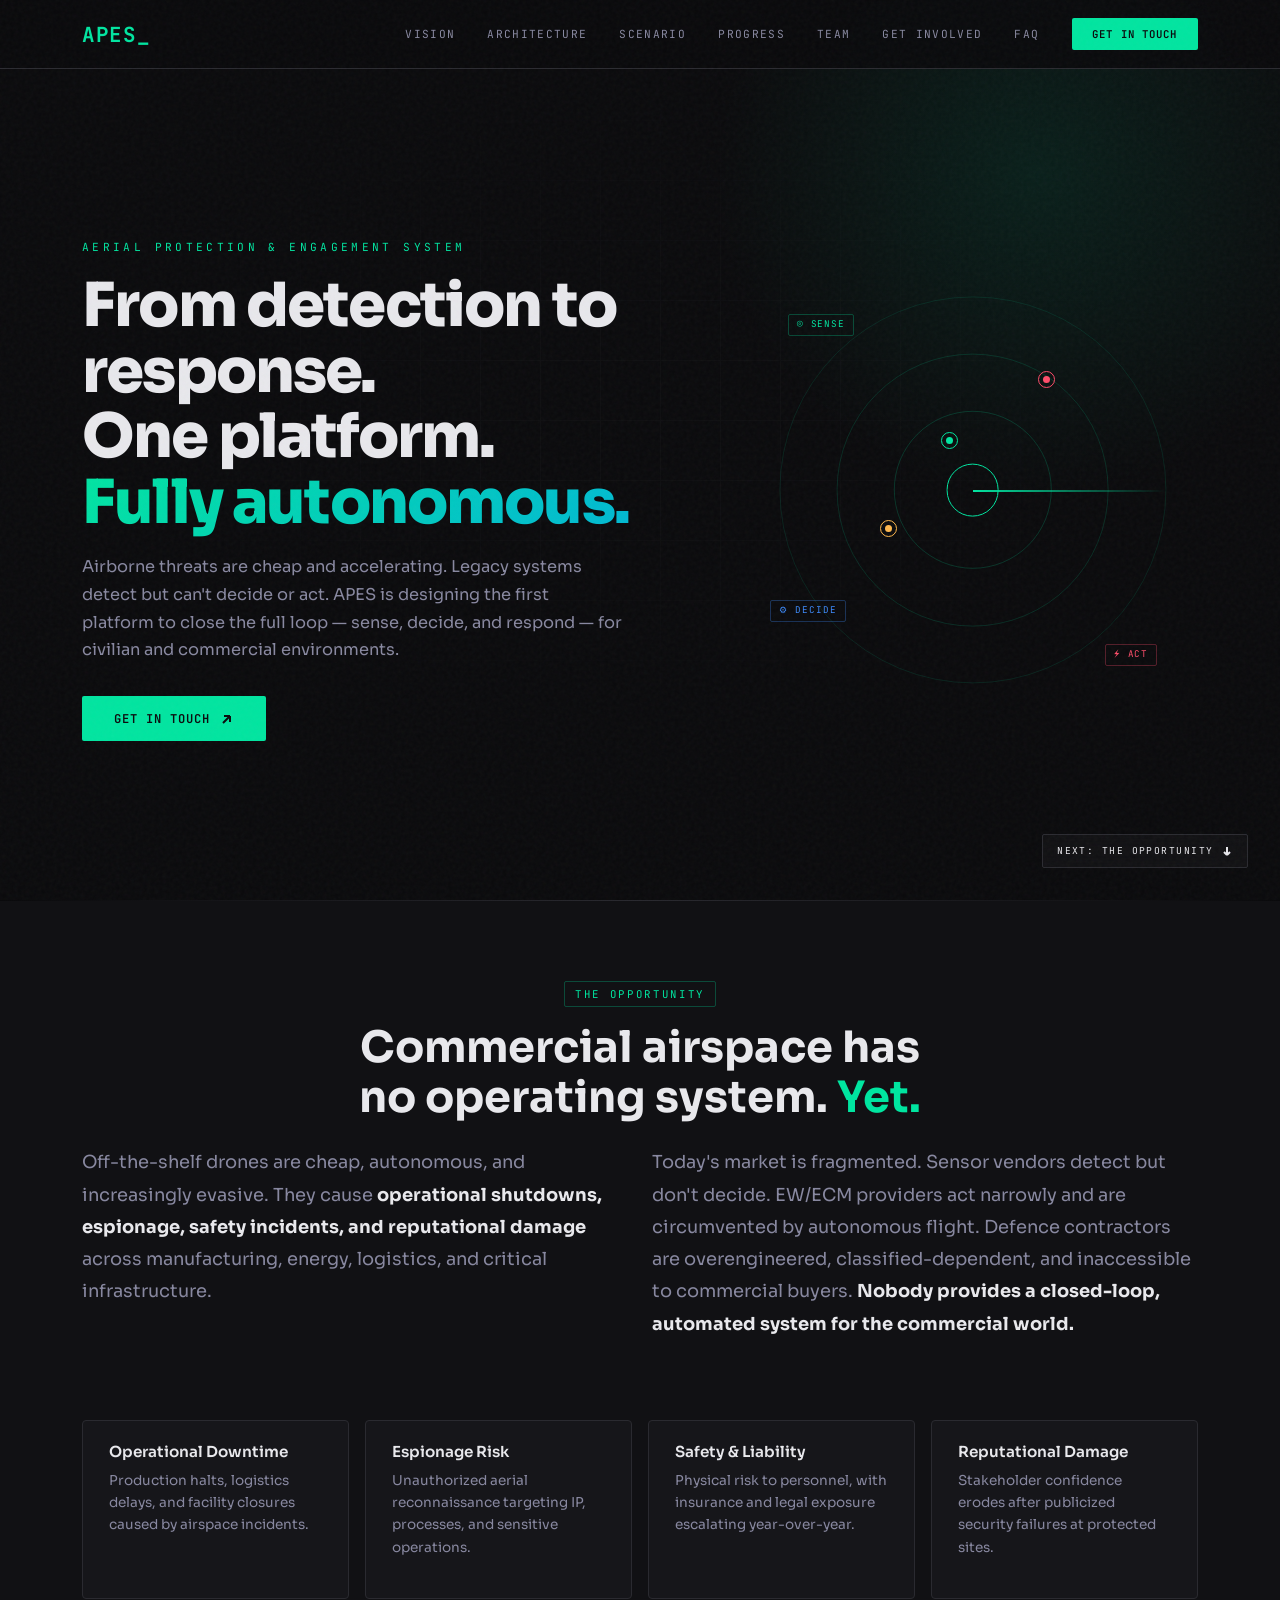
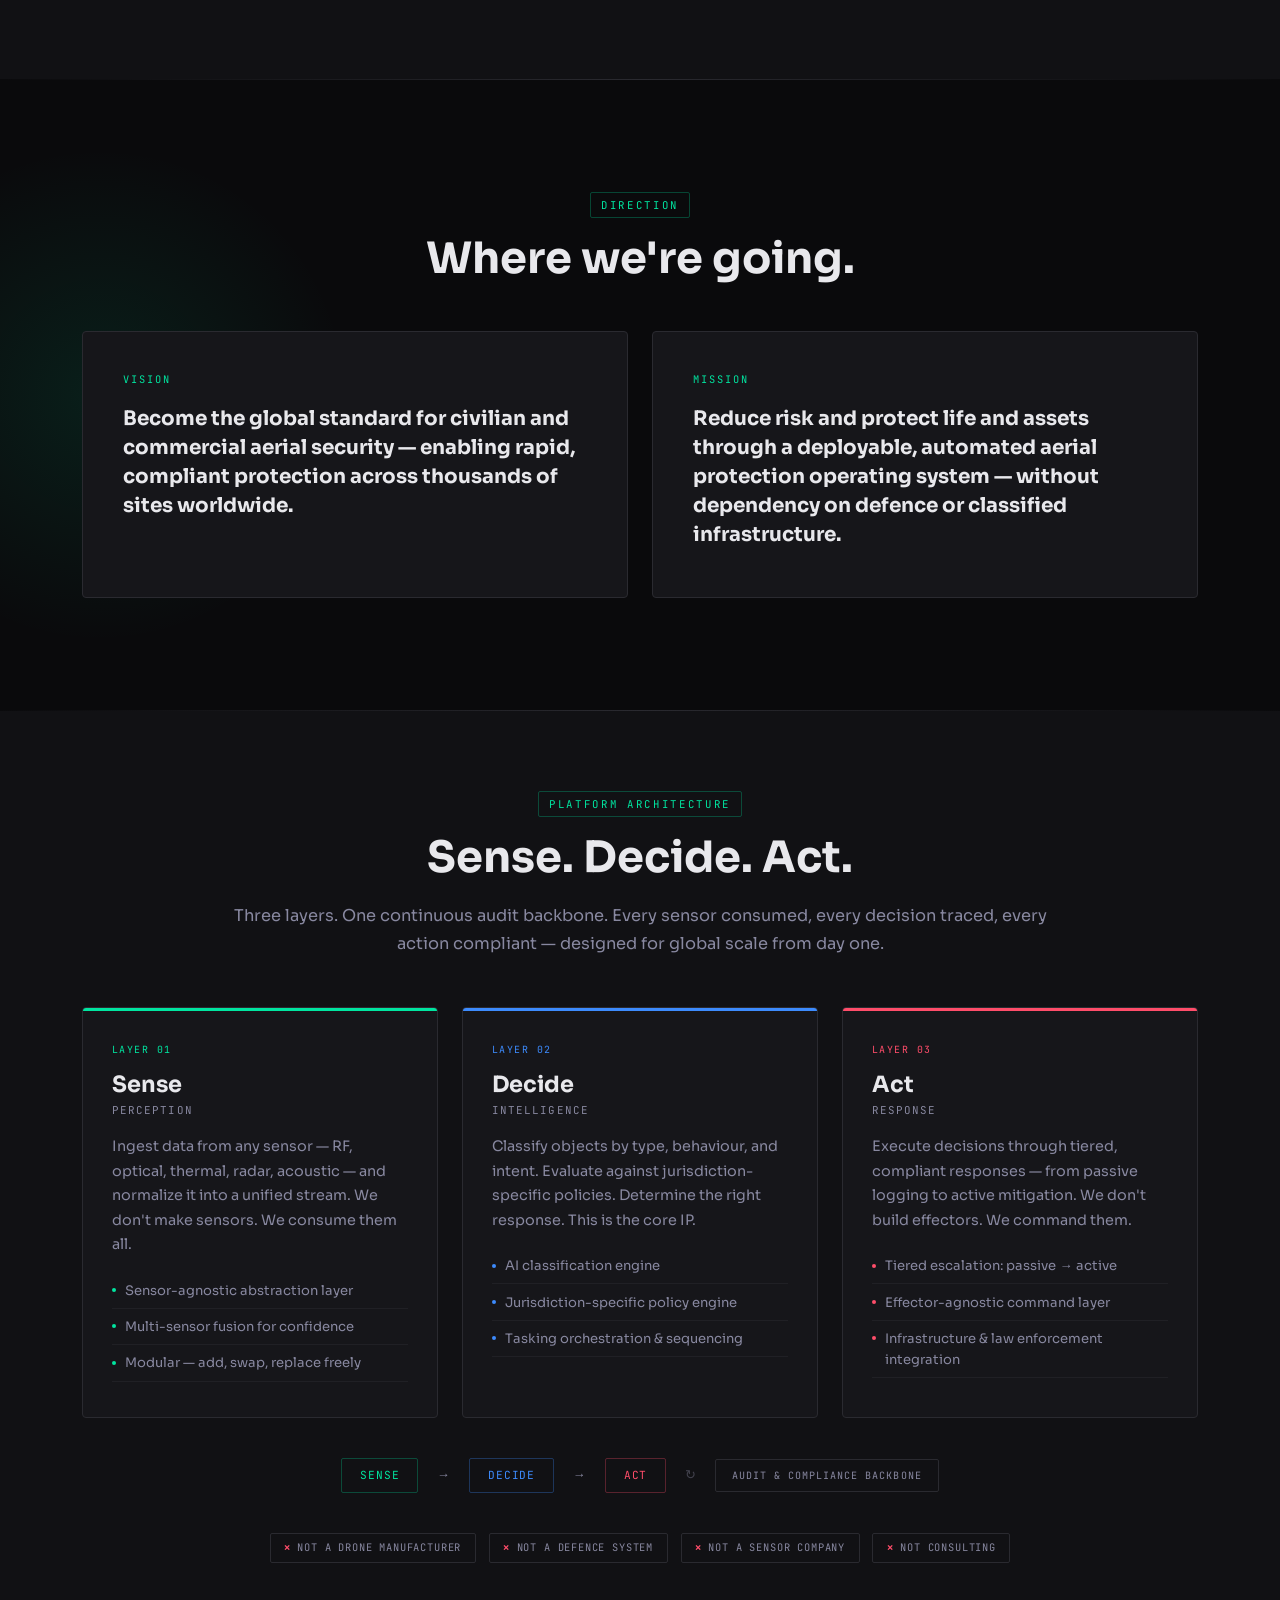
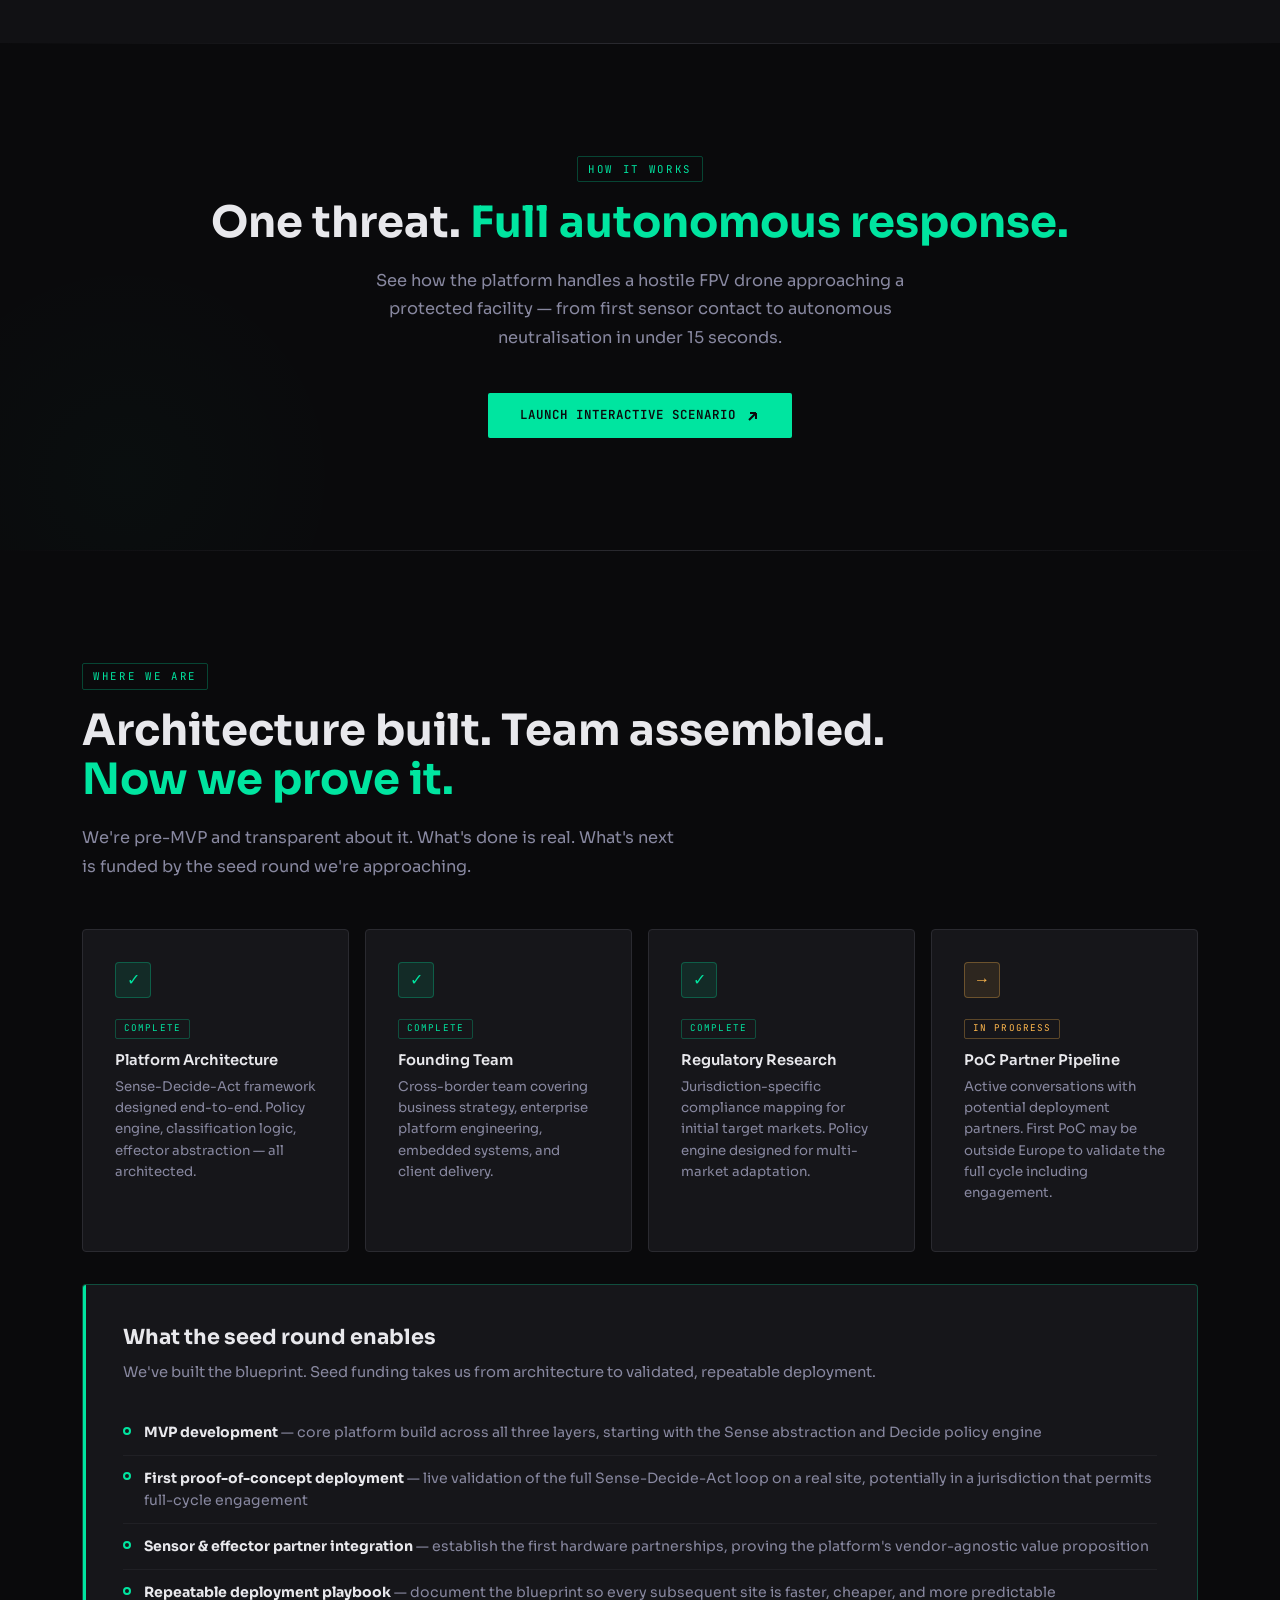
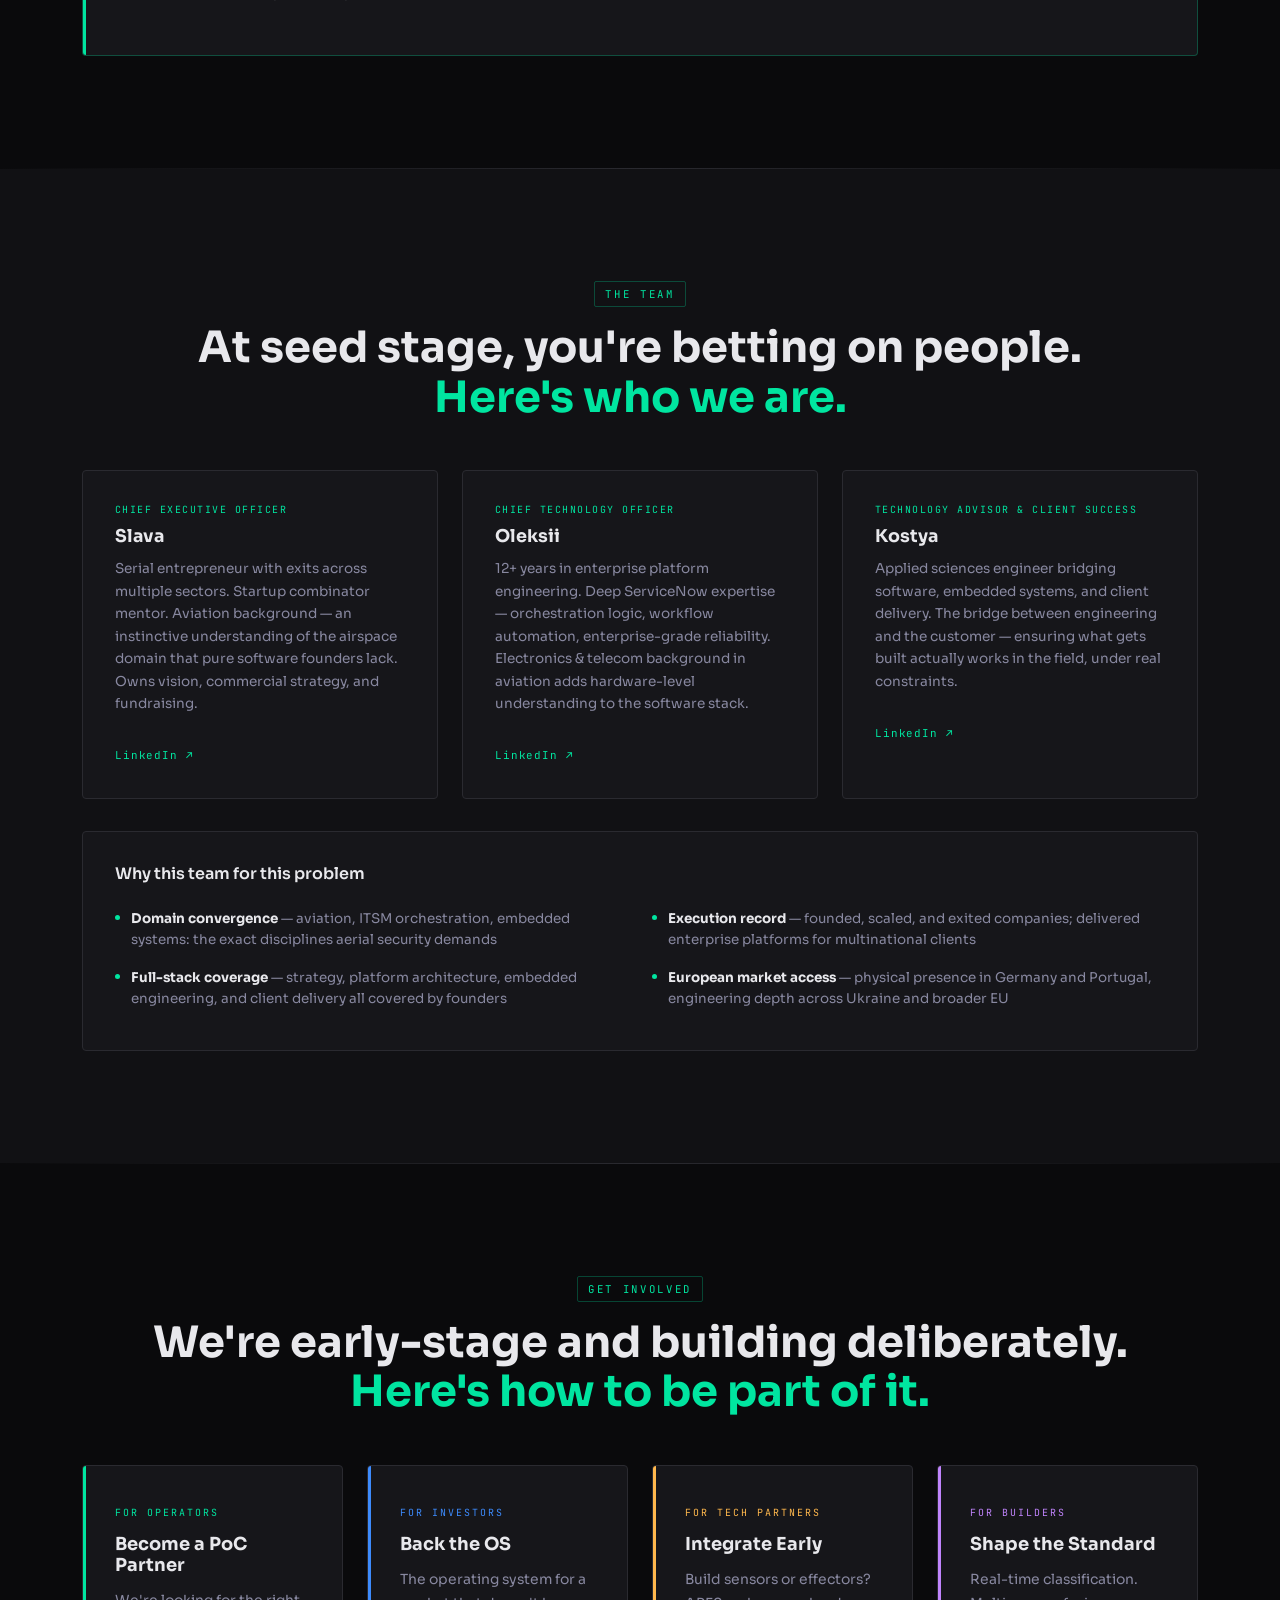
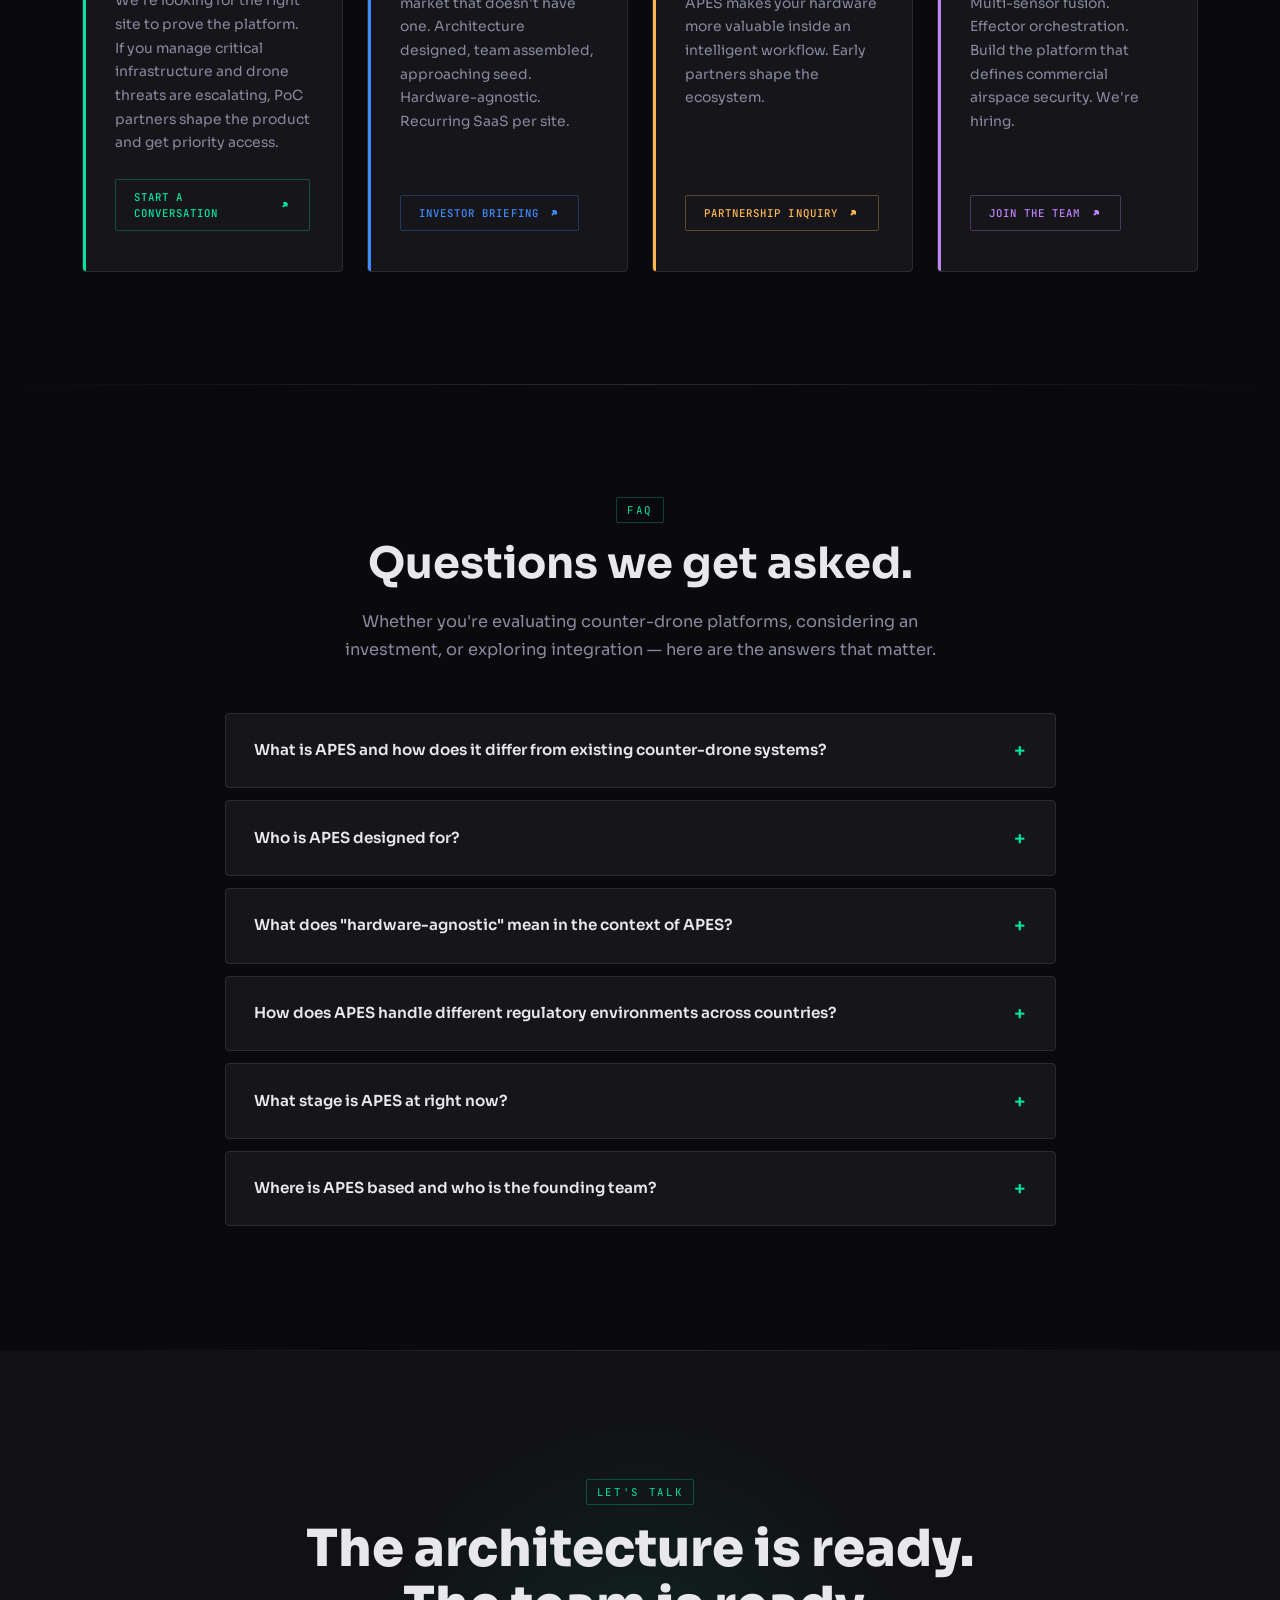
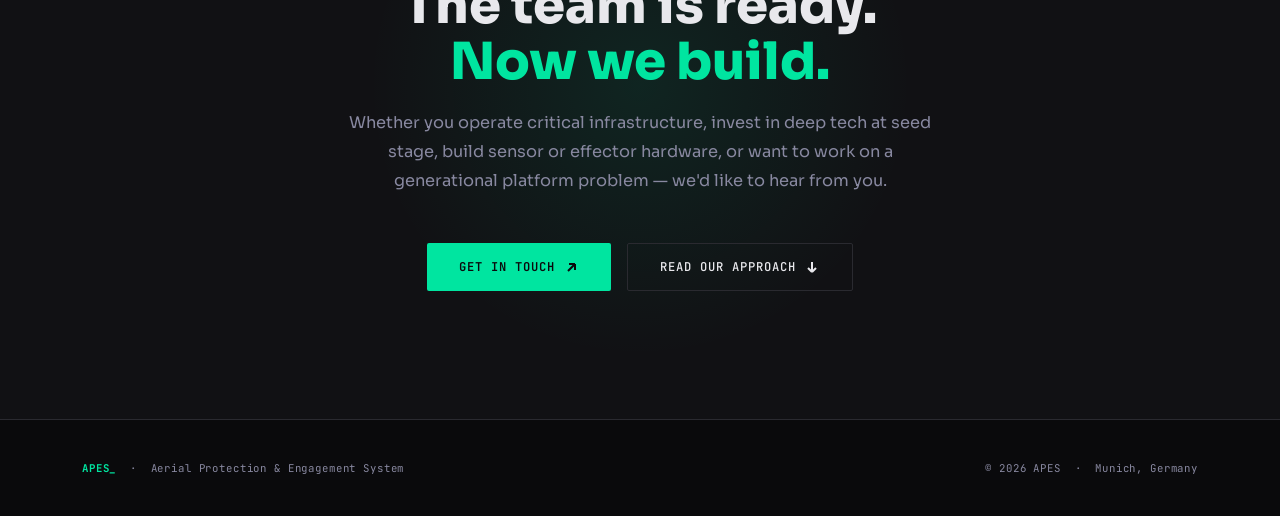
<file: index.html>
<!DOCTYPE html>
<html lang="en">
<head>
<meta charset="UTF-8">
<meta name="viewport" content="width=device-width, initial-scale=1.0">

<!-- ══════ PRIMARY SEO META ══════ -->
<title>APES — Counter-Drone Platform for Commercial Airspace Protection | Sense-Decide-Act</title>
<meta name="description" content="APES is a hardware-agnostic, jurisdiction-adaptive counter-drone platform that closes the full Sense-Decide-Act loop for critical infrastructure, airports, energy sites, and logistics operators. Pre-seed deep tech startup based in Munich.">
<meta name="keywords" content="counter-drone platform, airspace protection, C-UAS commercial, drone threat detection, critical infrastructure security, counter-UAS SaaS, airspace security system, drone defense commercial, sensor-agnostic counter-drone, jurisdiction-adaptive compliance, aerial security platform, U-space protection, counter-drone startup Europe, APES aero">
<meta name="robots" content="index, follow, max-snippet:-1, max-image-preview:large">
<link rel="canonical" href="https://apes.aero/">
<meta name="author" content="APES — Aerial Protection & Engagement System">
<meta name="geo.region" content="DE-BY">
<meta name="geo.placename" content="Munich">

<!-- ══════ OPEN GRAPH (Facebook, LinkedIn, Slack, etc.) ══════ -->
<meta property="og:type" content="website">
<meta property="og:url" content="https://apes.aero/">
<meta property="og:title" content="APES — The Operating System for Commercial Airspace Protection">
<meta property="og:description" content="The first platform to close the full detection-to-response loop for civilian and commercial airspace. Hardware-agnostic. Jurisdiction-adaptive. SaaS per site.">
<meta property="og:site_name" content="APES — Aerial Protection & Engagement System">
<meta property="og:locale" content="en_US">
<!-- <meta property="og:image" content="https://apes.aero/og-image.png"> -->
<!-- TODO: Create 1200x630 OG image with APES branding + Sense-Decide-Act visual -->

<!-- ══════ TWITTER / X CARD ══════ -->
<meta name="twitter:card" content="summary_large_image">
<meta name="twitter:title" content="APES — Counter-Drone Platform | Sense · Decide · Act">
<meta name="twitter:description" content="Hardware-agnostic, jurisdiction-adaptive airspace protection for critical infrastructure. Closing the full Sense-Decide-Act loop.">
<!-- <meta name="twitter:image" content="https://apes.aero/twitter-card.png"> -->

<!-- ══════ STRUCTURED DATA — Organization ══════ -->
<script type="application/ld+json">
{
  "@context": "https://schema.org",
  "@type": "Organization",
  "name": "APES",
  "legalName": "APES — Aerial Protection & Engagement System",
  "url": "https://apes.aero",
  "email": "contact@apes.aero",
  "description": "APES is building the operating system for commercial airspace protection — a hardware-agnostic, jurisdiction-adaptive counter-drone platform that closes the full Sense-Decide-Act loop for civilian and commercial environments.",
  "foundingDate": "2025",
  "address": {
    "@type": "PostalAddress",
    "addressLocality": "Munich",
    "addressCountry": "DE"
  },
  "founder": [
    {
      "@type": "Person",
      "name": "Slava",
      "jobTitle": "Chief Executive Officer",
      "url": "https://www.linkedin.com/in/slava-007/"
    },
    {
      "@type": "Person",
      "name": "Oleksii",
      "jobTitle": "Chief Technology Officer",
      "url": "https://www.linkedin.com/in/oleksii-konakhovych-%F0%9F%87%BA%F0%9F%87%A6-443a524/"
    },
    {
      "@type": "Person",
      "name": "Kostya",
      "jobTitle": "Technology Advisor & Client Success Architect",
      "url": "https://www.linkedin.com/in/kostyabazanov/"
    }
  ],
  "knowsAbout": [
    "Counter-UAS systems",
    "Counter-drone technology",
    "Commercial airspace protection",
    "Drone threat detection and classification",
    "Sensor fusion for airspace security",
    "Jurisdiction-adaptive compliance",
    "Critical infrastructure protection",
    "U-space and UTM integration"
  ],
  "areaServed": {
    "@type": "GeoShape",
    "name": "Europe (DACH focus)"
  },
  "sameAs": [
    "https://www.linkedin.com/company/apes-aero"
  ]
}
</script>

<!-- ══════ STRUCTURED DATA — SoftwareApplication (Product) ══════ -->
<script type="application/ld+json">
{
  "@context": "https://schema.org",
  "@type": "SoftwareApplication",
  "name": "APES Platform",
  "applicationCategory": "SecurityApplication",
  "operatingSystem": "Cloud-hosted, hardware-agnostic",
  "description": "An AI-driven counter-drone operating system with three integrated layers: Sense (multi-sensor fusion and abstraction), Decide (AI classification and jurisdiction-adaptive policy engine), and Act (effector-agnostic tiered response). Designed for critical infrastructure, airports, energy, logistics, and commercial facilities.",
  "offers": {
    "@type": "Offer",
    "price": "0",
    "priceCurrency": "EUR",
    "description": "SaaS pricing per site — contact for details",
    "availability": "https://schema.org/PreOrder"
  },
  "featureList": [
    "Hardware-agnostic sensor abstraction layer",
    "Multi-sensor fusion (RF, radar, optical, thermal, acoustic)",
    "AI-driven drone classification by type, behaviour, and intent",
    "Jurisdiction-adaptive compliance and policy engine",
    "Effector-agnostic tiered response orchestration",
    "Closed-loop Sense-Decide-Act automation",
    "Audit trail and compliance backbone",
    "Modular deployment for global scale"
  ],
  "creator": {
    "@type": "Organization",
    "name": "APES",
    "url": "https://apes.aero"
  }
}
</script>

<!-- ══════ STRUCTURED DATA — FAQPage ══════ -->
<script type="application/ld+json">
{
  "@context": "https://schema.org",
  "@type": "FAQPage",
  "mainEntity": [
    {
      "@type": "Question",
      "name": "What is APES and how does it differ from existing counter-drone systems?",
      "acceptedAnswer": {
        "@type": "Answer",
        "text": "APES is a counter-drone platform that closes the full Sense-Decide-Act loop for civilian and commercial environments. Unlike existing solutions — which typically provide only detection (sensors), only mitigation (effectors), or defence-grade systems inaccessible to commercial buyers — APES integrates all three layers into a single, automated operating system. It is hardware-agnostic (works with any sensor or effector), jurisdiction-adaptive (compliance engine adapts to local regulations), and delivered as SaaS per protected site."
      }
    },
    {
      "@type": "Question",
      "name": "Who is APES designed for?",
      "acceptedAnswer": {
        "@type": "Answer",
        "text": "APES is designed for operators of critical infrastructure, industrial facilities, airports, logistics hubs, energy sites, and any commercial environment where unauthorized drones pose operational, safety, or security risks. The platform is built for the DACH B2B enterprise segment with broader European ambitions."
      }
    },
    {
      "@type": "Question",
      "name": "What does hardware-agnostic mean in the context of APES?",
      "acceptedAnswer": {
        "@type": "Answer",
        "text": "Hardware-agnostic means APES does not manufacture or require specific sensors or effectors. The Sense layer ingests data from any detection technology — RF, radar, optical, thermal, acoustic — through a unified abstraction layer. The Act layer can command any compliant effector. This allows operators to use existing hardware investments or select best-of-breed components for their environment."
      }
    },
    {
      "@type": "Question",
      "name": "How does APES handle different regulatory environments across countries?",
      "acceptedAnswer": {
        "@type": "Answer",
        "text": "APES includes a jurisdiction-adaptive compliance engine at its core. The Decide layer evaluates detected threats against location-specific rules and response policies. In jurisdictions where active countermeasures are permitted, APES can orchestrate the full Sense-Decide-Act cycle. In jurisdictions where only detection is legally allowed, the platform delivers standalone Sense and Decide capabilities — detection, classification, and intelligence — which have independent commercial value."
      }
    },
    {
      "@type": "Question",
      "name": "What stage is APES at?",
      "acceptedAnswer": {
        "@type": "Answer",
        "text": "APES is pre-seed and pre-MVP. The full platform architecture (Sense-Decide-Act) is designed, the founding team is assembled, regulatory research is complete, and the PoC partner pipeline is active. The seed round will fund MVP development and first proof-of-concept deployment."
      }
    },
    {
      "@type": "Question",
      "name": "Where is APES based and who is the founding team?",
      "acceptedAnswer": {
        "@type": "Answer",
        "text": "APES is based in Munich, Germany, with engineering presence across Europe and Ukraine. The founding team combines aviation domain expertise (CEO), enterprise platform architecture with 12+ years of ServiceNow and ITSM leadership (CTO), and applied sciences engineering bridging embedded systems and client delivery (Technology Advisor). This convergence of aviation, orchestration, and embedded systems expertise is uniquely suited to building a platform-layer solution for airspace security."
      }
    }
  ]
}
</script>

<!-- ══════ STRUCTURED DATA — WebPage ══════ -->
<script type="application/ld+json">
{
  "@context": "https://schema.org",
  "@type": "WebPage",
  "name": "APES — The Operating System for Commercial Airspace Protection",
  "description": "APES is a hardware-agnostic, jurisdiction-adaptive counter-drone platform that closes the full Sense-Decide-Act loop for critical infrastructure and commercial environments.",
  "url": "https://apes.aero/",
  "dateModified": "2026-03-26",
  "inLanguage": "en",
  "isPartOf": {
    "@type": "WebSite",
    "name": "APES",
    "url": "https://apes.aero"
  },
  "about": [
    { "@type": "Thing", "name": "Counter-drone technology" },
    { "@type": "Thing", "name": "Commercial airspace protection" },
    { "@type": "Thing", "name": "Counter-UAS platform" },
    { "@type": "Thing", "name": "Critical infrastructure security" }
  ]
}
</script>

<link href="https://cdn.jsdelivr.net/npm/bootstrap@5.3.3/dist/css/bootstrap.min.css" rel="stylesheet">
<link rel="preconnect" href="https://fonts.googleapis.com">
<link href="https://fonts.googleapis.com/css2?family=JetBrains+Mono:wght@400;500;700&family=Sora:wght@300;400;500;600;700;800&display=swap" rel="stylesheet">
<style>
:root {
  --apes-black: #0a0a0c;
  --apes-dark: #111114;
  --apes-card: #16161a;
  --apes-border: #2a2a30;
  --apes-accent: #00e5a0;
  --apes-accent-dim: #00e5a018;
  --apes-accent-mid: #00e5a045;
  --apes-accent-glow: #00e5a025;
  --apes-blue: #3d8bfd;
  --apes-amber: #ffb84d;
  --apes-red: #ff4d6a;
  --apes-violet: #c084fc;
  --apes-text: #e8e8ec;
  --apes-muted: #8888a0;
  --apes-mono: 'JetBrains Mono', monospace;
  --apes-sans: 'Sora', sans-serif;
}

*{margin:0;padding:0;box-sizing:border-box}
html{scroll-behavior:smooth}

body {
  font-family: var(--apes-sans);
  background: var(--apes-black);
  color: var(--apes-text);
  overflow-x: hidden;
  -webkit-font-smoothing: antialiased;
}

body::before {
  content:'';position:fixed;inset:0;
  background-image:url("data:image/svg+xml,%3Csvg viewBox='0 0 256 256' xmlns='http://www.w3.org/2000/svg'%3E%3Cfilter id='n'%3E%3CfeTurbulence type='fractalNoise' baseFrequency='0.9' numOctaves='4' stitchTiles='stitch'/%3E%3C/filter%3E%3Crect width='100%25' height='100%25' filter='url(%23n)' opacity='0.04'/%3E%3C/svg%3E");
  pointer-events:none;z-index:9999;
}

/* ── UTILITY ── */
.accent{color:var(--apes-accent)}

.section-label {
  font-family:var(--apes-mono);font-size:0.67rem;letter-spacing:0.25em;text-transform:uppercase;
  color:var(--apes-accent);margin-bottom:1rem;display:inline-block;
  padding:4px 10px;border:1px solid var(--apes-accent-mid);border-radius:2px;
}
.section-title {
  font-size:clamp(1.8rem,4vw,2.7rem);font-weight:700;line-height:1.15;margin-bottom:1.2rem;
}
.section-sub {
  font-size:1.02rem;color:var(--apes-muted);line-height:1.75;max-width:600px;
}
.divider {
  height:1px;background:linear-gradient(90deg,transparent,var(--apes-border),transparent);
}

/* ── NAV ── */
.navbar-apes {
  background:rgba(10,10,12,0.88);backdrop-filter:blur(20px);-webkit-backdrop-filter:blur(20px);
  border-bottom:1px solid var(--apes-border);padding:0.85rem 0;transition:padding 0.3s;
}
.navbar-apes .navbar-brand {
  font-family:var(--apes-mono);font-weight:700;font-size:1.3rem;color:var(--apes-accent);letter-spacing:0.08em;
}
.navbar-apes .nav-link {
  font-family:var(--apes-mono);font-size:0.7rem;letter-spacing:0.12em;text-transform:uppercase;
  color:var(--apes-muted);padding:0.5rem 1rem !important;transition:color 0.25s;
}
.navbar-apes .nav-link:hover{color:var(--apes-accent)}

.btn-nav-cta {
  font-family:var(--apes-mono);font-size:0.67rem;letter-spacing:0.1em;text-transform:uppercase;
  background:var(--apes-accent);color:var(--apes-black);border:none;padding:0.5rem 1.3rem;
  font-weight:600;border-radius:2px;transition:all 0.25s;text-decoration:none;
}
.btn-nav-cta:hover{background:#fff;color:var(--apes-black);transform:translateY(-1px)}

/* ── BUTTONS ── */
.btn-primary-apes {
  font-family:var(--apes-mono);font-size:0.76rem;letter-spacing:0.08em;text-transform:uppercase;
  background:var(--apes-accent);color:var(--apes-black);border:none;padding:0.85rem 2rem;
  font-weight:600;border-radius:2px;transition:all 0.3s;text-decoration:none;
  display:inline-flex;align-items:center;gap:0.5rem;
}
.btn-primary-apes:hover{background:#fff;color:var(--apes-black);transform:translateY(-2px);box-shadow:0 8px 30px rgba(0,229,160,0.2)}

.btn-ghost-apes {
  font-family:var(--apes-mono);font-size:0.76rem;letter-spacing:0.08em;text-transform:uppercase;
  background:transparent;color:var(--apes-text);border:1px solid var(--apes-border);
  padding:0.85rem 2rem;font-weight:500;border-radius:2px;transition:all 0.3s;
  text-decoration:none;display:inline-flex;align-items:center;gap:0.5rem;
}
.btn-ghost-apes:hover{border-color:var(--apes-accent);color:var(--apes-accent);transform:translateY(-2px)}

/* ── HERO ── */
.hero {
  min-height:100vh;display:flex;align-items:center;position:relative;overflow:hidden;padding-top:80px;
}
.hero-grid-bg {
  position:absolute;inset:0;
  background-image:linear-gradient(var(--apes-border) 1px,transparent 1px),linear-gradient(90deg,var(--apes-border) 1px,transparent 1px);
  background-size:60px 60px;opacity:0.12;
  mask-image:radial-gradient(ellipse 65% 55% at 50% 45%,black 20%,transparent 70%);
  -webkit-mask-image:radial-gradient(ellipse 65% 55% at 50% 45%,black 20%,transparent 70%);
}
.hero-glow {
  position:absolute;width:650px;height:650px;border-radius:50%;
  background:radial-gradient(circle,var(--apes-accent-dim) 0%,transparent 70%);
  top:-150px;right:-80px;pointer-events:none;animation:glowPulse 6s ease-in-out infinite alternate;
}
@keyframes glowPulse{0%{opacity:0.5;transform:scale(1)}100%{opacity:0.8;transform:scale(1.12)}}

.hero-overline {
  font-family:var(--apes-mono);font-size:0.7rem;letter-spacing:0.3em;text-transform:uppercase;
  color:var(--apes-accent);margin-bottom:1.1rem;opacity:0;animation:fadeUp 0.8s 0.2s forwards;
}
.hero-headline {
  font-size:clamp(2.2rem,5vw,3.8rem);font-weight:800;line-height:1.08;letter-spacing:-0.03em;
  margin-bottom:1.1rem;opacity:0;animation:fadeUp 0.8s 0.35s forwards;
}
.hero-headline .highlight {
  background:linear-gradient(135deg,var(--apes-accent),#00b8d4);
  -webkit-background-clip:text;-webkit-text-fill-color:transparent;background-clip:text;
}
.hero-sub {
  font-size:1.02rem;color:var(--apes-muted);line-height:1.7;max-width:540px;
  margin-bottom:2rem;opacity:0;animation:fadeUp 0.8s 0.5s forwards;
}
.hero-actions {
  display:flex;gap:1rem;flex-wrap:wrap;opacity:0;animation:fadeUp 0.8s 0.65s forwards;
}

.stage-badge {
  display:inline-flex;align-items:center;gap:0.6rem;
  font-family:var(--apes-mono);font-size:0.67rem;letter-spacing:0.1em;text-transform:uppercase;
  color:var(--apes-muted);padding:0.5rem 1rem;border:1px solid var(--apes-border);border-radius:2px;
  background:var(--apes-card);margin-top:2.5rem;opacity:0;animation:fadeUp 0.8s 0.8s forwards;
}
.stage-dot {
  width:6px;height:6px;border-radius:50%;background:var(--apes-amber);animation:blink 2s infinite;
}
@keyframes blink{0%,100%{opacity:1}50%{opacity:0.3}}

/* Radar */
.hero-visual {
  position:relative;width:100%;max-width:440px;aspect-ratio:1;margin:0 auto;
  opacity:0;animation:fadeUp 1s 0.5s forwards;
}
.radar-ring {
  position:absolute;border-radius:50%;border:1px solid var(--apes-accent-mid);
  top:50%;left:50%;transform:translate(-50%,-50%);
}
.radar-ring:nth-child(1){width:88%;height:88%;opacity:0.4}
.radar-ring:nth-child(2){width:62%;height:62%;opacity:0.55}
.radar-ring:nth-child(3){width:36%;height:36%;opacity:0.7}
.radar-ring:nth-child(4){width:12%;height:12%;border-color:var(--apes-accent)}

.radar-sweep {
  position:absolute;top:50%;left:50%;width:44%;height:2px;
  background:linear-gradient(90deg,var(--apes-accent),transparent);
  transform-origin:left center;animation:radarSweep 4.5s linear infinite;
}
@keyframes radarSweep{from{transform:rotate(0deg)}to{transform:rotate(360deg)}}

.radar-dot {
  position:absolute;width:7px;height:7px;border-radius:50%;animation:radarPing 3s ease-in-out infinite;
}
.radar-dot::after {
  content:'';position:absolute;inset:-5px;border-radius:50%;border:1px solid;
  animation:pingRing 3s ease-in-out infinite;
}
.radar-dot.threat{background:var(--apes-red)}.radar-dot.threat::after{border-color:var(--apes-red)}
.radar-dot.neutral{background:var(--apes-amber)}.radar-dot.neutral::after{border-color:var(--apes-amber)}
.radar-dot.friendly{background:var(--apes-accent)}.radar-dot.friendly::after{border-color:var(--apes-accent)}
.radar-dot:nth-child(6){top:24%;left:66%;animation-delay:0.5s}
.radar-dot:nth-child(7){top:58%;left:30%;animation-delay:1.2s}
.radar-dot:nth-child(8){top:38%;left:44%;animation-delay:0.8s}

@keyframes radarPing{0%,100%{opacity:0.4;transform:scale(0.8)}50%{opacity:1;transform:scale(1.2)}}
@keyframes pingRing{0%,100%{opacity:0;transform:scale(0.5)}50%{opacity:0.5;transform:scale(1.5)}}

.radar-label {
  position:absolute;font-family:var(--apes-mono);font-size:0.58rem;letter-spacing:0.1em;
  text-transform:uppercase;padding:3px 8px;border-radius:2px;white-space:nowrap;
}
.radar-label.lbl-sense{top:10%;left:8%;color:var(--apes-accent);border:1px solid var(--apes-accent-mid)}
.radar-label.lbl-decide{bottom:20%;left:4%;color:var(--apes-blue);border:1px solid rgba(61,139,253,0.3)}
.radar-label.lbl-act{bottom:10%;right:8%;color:var(--apes-red);border:1px solid rgba(255,77,106,0.3)}

/* ── OPPORTUNITY ── */
.opportunity-section{padding:5rem 0;background:var(--apes-dark)}

.problem-text {
  font-size:1.12rem;color:var(--apes-muted);line-height:1.8;max-width:700px;
}
.problem-text strong{color:var(--apes-text)}

.gap-cards{margin-top:3rem}
.gap-card {
  background:var(--apes-card);border:1px solid var(--apes-border);border-radius:4px;
  padding:1.4rem 1.6rem;height:100%;transition:all 0.35s;position:relative;overflow:hidden;
}
.gap-card::before {
  content:'';position:absolute;top:0;left:0;right:0;height:2px;background:var(--apes-red);
  transform:scaleX(0);transition:transform 0.35s;
}
.gap-card:hover{border-color:rgba(255,77,106,0.3);transform:translateY(-3px)}
.gap-card:hover::before{transform:scaleX(1)}

.gap-card h4{font-size:0.95rem;font-weight:600;margin-bottom:0.5rem}
.gap-card p{font-size:0.85rem;color:var(--apes-muted);line-height:1.65}

.gap-icon {
  width:40px;height:40px;border-radius:4px;display:flex;align-items:center;justify-content:center;
  font-size:1.1rem;margin-bottom:1rem;background:rgba(255,77,106,0.08);border:1px solid rgba(255,77,106,0.15);
}

/* ── VISION / MISSION ── */
.vision-section {
  padding:7rem 0;background:var(--apes-black);position:relative;overflow:hidden;
}
.vision-section::before {
  content:'';position:absolute;width:500px;height:500px;border-radius:50%;
  background:radial-gradient(circle,var(--apes-accent-dim),transparent 70%);
  top:50%;left:-150px;transform:translateY(-50%);pointer-events:none;
}

.vm-card {
  position:relative;z-index:2;background:var(--apes-card);border:1px solid var(--apes-border);
  border-radius:4px;padding:2.5rem;height:100%;transition:all 0.35s;
}
.vm-card:hover{transform:translateY(-4px);border-color:var(--apes-accent-mid)}

.vm-label {
  font-family:var(--apes-mono);font-size:0.65rem;letter-spacing:0.2em;text-transform:uppercase;
  color:var(--apes-accent);margin-bottom:1rem;
}
.vm-card h3{font-size:1.25rem;font-weight:700;line-height:1.45}

/* ── ARCHITECTURE ── */
.arch-section{padding:5rem 0;background:var(--apes-dark)}

.arch-card {
  background:var(--apes-card);border:1px solid var(--apes-border);border-radius:4px;
  padding:2.2rem 1.8rem;height:100%;position:relative;overflow:hidden;transition:all 0.35s;
}
.arch-card::before{content:'';position:absolute;top:0;left:0;right:0;height:3px}
.arch-card.sense::before{background:var(--apes-accent)}
.arch-card.decide::before{background:var(--apes-blue)}
.arch-card.act::before{background:var(--apes-red)}
.arch-card:hover{transform:translateY(-4px)}

.arch-num {
  font-family:var(--apes-mono);font-size:0.62rem;letter-spacing:0.15em;text-transform:uppercase;margin-bottom:0.8rem;
}
.arch-card.sense .arch-num{color:var(--apes-accent)}
.arch-card.decide .arch-num{color:var(--apes-blue)}
.arch-card.act .arch-num{color:var(--apes-red)}

.arch-card h3{font-size:1.4rem;font-weight:700;margin-bottom:0.25rem}
.arch-subtitle {
  font-family:var(--apes-mono);font-size:0.68rem;letter-spacing:0.1em;text-transform:uppercase;
  color:var(--apes-muted);margin-bottom:1rem;
}
.arch-card>p{font-size:0.9rem;color:var(--apes-muted);line-height:1.7}

.arch-principle {
  font-size:0.82rem;color:var(--apes-muted);line-height:1.6;padding:0.45rem 0;
  border-bottom:1px solid rgba(42,42,48,0.5);display:flex;align-items:flex-start;gap:0.6rem;
}
.arch-principle::before{content:'';width:4px;height:4px;border-radius:50%;flex-shrink:0;margin-top:0.52rem}
.arch-card.sense .arch-principle::before{background:var(--apes-accent)}
.arch-card.decide .arch-principle::before{background:var(--apes-blue)}
.arch-card.act .arch-principle::before{background:var(--apes-red)}

.arch-flow {
  display:flex;align-items:center;justify-content:center;gap:1.2rem;margin-top:2.5rem;flex-wrap:wrap;
}
.flow-step {
  font-family:var(--apes-mono);font-size:0.7rem;letter-spacing:0.08em;text-transform:uppercase;
  padding:0.5rem 1.1rem;border-radius:2px;border:1px solid;
}
.flow-step.fs-sense{color:var(--apes-accent);border-color:var(--apes-accent-mid)}
.flow-step.fs-decide{color:var(--apes-blue);border-color:rgba(61,139,253,0.3)}
.flow-step.fs-act{color:var(--apes-red);border-color:rgba(255,77,106,0.3)}
.flow-arrow{color:var(--apes-muted);font-size:0.8rem}

.not-row{display:flex;gap:0.8rem;flex-wrap:wrap;margin-top:2.5rem}
.not-badge {
  font-family:var(--apes-mono);font-size:0.65rem;letter-spacing:0.08em;text-transform:uppercase;
  padding:0.4rem 0.85rem;border:1px solid var(--apes-border);border-radius:2px;color:var(--apes-muted);
  display:flex;align-items:center;gap:0.4rem;
}
.not-badge span{color:var(--apes-red);font-weight:700}

/* ── WHERE WE ARE ── */
.stage-section{padding:7rem 0;background:var(--apes-black);position:relative}

.what-done-card {
  background:var(--apes-card);border:1px solid var(--apes-border);border-radius:4px;
  padding:2rem;height:100%;transition:all 0.3s;
}
.what-done-card:hover{border-color:var(--apes-accent-mid);transform:translateY(-3px)}

.done-icon {
  width:36px;height:36px;border-radius:4px;display:flex;align-items:center;justify-content:center;
  font-size:1rem;margin-bottom:1rem;
}
.done-icon.complete{background:rgba(0,229,160,0.1);border:1px solid var(--apes-accent-mid);color:var(--apes-accent)}
.done-icon.progress{background:rgba(255,184,77,0.1);border:1px solid rgba(255,184,77,0.3);color:var(--apes-amber)}

.what-done-card h4{font-size:0.92rem;font-weight:600;margin-bottom:0.4rem}
.what-done-card p{font-size:0.83rem;color:var(--apes-muted);line-height:1.6}

.status-tag {
  font-family:var(--apes-mono);font-size:0.58rem;letter-spacing:0.12em;text-transform:uppercase;
  padding:2px 8px;border-radius:2px;display:inline-block;margin-bottom:0.8rem;
}
.status-tag.done{color:var(--apes-accent);border:1px solid var(--apes-accent-mid)}
.status-tag.now{color:var(--apes-amber);border:1px solid rgba(255,184,77,0.3)}
.status-tag.next{color:var(--apes-muted);border:1px solid var(--apes-border)}

/* Next steps card */
.next-card {
  background:var(--apes-card);border:1px solid var(--apes-accent-mid);border-radius:4px;
  padding:2.5rem;position:relative;overflow:hidden;margin-top:2rem;
}
.next-card::before {
  content:'';position:absolute;top:0;left:0;bottom:0;width:3px;background:var(--apes-accent);
}

.next-card h3{font-size:1.3rem;font-weight:700;margin-bottom:0.6rem}
.next-card p{font-size:0.92rem;color:var(--apes-muted);line-height:1.75}

.next-items{margin-top:1.5rem}
.next-item {
  display:flex;align-items:flex-start;gap:0.8rem;padding:0.7rem 0;
  border-bottom:1px solid rgba(42,42,48,0.5);
}
.next-item:last-child{border-bottom:none}

.next-bullet {
  width:8px;height:8px;border-radius:50%;border:2px solid var(--apes-accent);
  flex-shrink:0;margin-top:0.35rem;
}
.next-item-text{font-size:0.88rem;color:var(--apes-muted);line-height:1.6}
.next-item-text strong{color:var(--apes-text)}

/* ── TEAM SECTION ── */
.team-section{padding:7rem 0;background:var(--apes-dark)}

.team-card {
  background:var(--apes-card);border:1px solid var(--apes-border);border-radius:4px;
  padding:2rem;height:100%;transition:all 0.35s;
}
.team-card:hover{border-color:var(--apes-accent-mid);transform:translateY(-3px)}

.team-role {
  font-family:var(--apes-mono);font-size:0.62rem;letter-spacing:0.15em;text-transform:uppercase;
  color:var(--apes-accent);margin-bottom:0.5rem;
}
.team-card h4{font-size:1.1rem;font-weight:700;margin-bottom:0.7rem}
.team-card p{font-size:0.85rem;color:var(--apes-muted);line-height:1.65}

.team-link {
  display:inline-flex;align-items:center;gap:0.4rem;font-family:var(--apes-mono);
  font-size:0.68rem;letter-spacing:0.08em;color:var(--apes-accent);text-decoration:none;
  margin-top:1rem;transition:opacity 0.3s;
}
.team-link:hover{opacity:0.7}

.team-why {
  background:var(--apes-card);border:1px solid var(--apes-border);border-radius:4px;
  padding:2rem;margin-top:2rem;
}
.team-why h4{font-size:1rem;font-weight:600;margin-bottom:1rem}

.why-item {
  display:flex;align-items:flex-start;gap:0.7rem;padding:0.5rem 0;
}
.why-dot {
  width:5px;height:5px;border-radius:50%;background:var(--apes-accent);flex-shrink:0;margin-top:0.45rem;
}
.why-item p{font-size:0.84rem;color:var(--apes-muted);line-height:1.6;margin:0}
.why-item p strong{color:var(--apes-text)}

/* ── AUDIENCE TRACKS ── */
.audience-section{padding:7rem 0;background:var(--apes-black)}

.audience-track {
  background:var(--apes-card);border:1px solid var(--apes-border);border-radius:4px;
  padding:2.5rem 2rem;height:100%;position:relative;overflow:hidden;transition:all 0.35s;
  display:flex;flex-direction:column;
}
.audience-track::before{content:'';position:absolute;top:0;left:0;bottom:0;width:3px}
.audience-track.t-prospects::before{background:var(--apes-accent)}
.audience-track.t-investors::before{background:var(--apes-blue)}
.audience-track.t-partners::before{background:var(--apes-amber)}
.audience-track.t-talent::before{background:var(--apes-violet)}
.audience-track:hover{transform:translateY(-4px)}

.track-label {
  font-family:var(--apes-mono);font-size:0.62rem;letter-spacing:0.2em;text-transform:uppercase;margin-bottom:0.8rem;
}
.t-prospects .track-label{color:var(--apes-accent)}
.t-investors .track-label{color:var(--apes-blue)}
.t-partners .track-label{color:var(--apes-amber)}
.t-talent .track-label{color:var(--apes-violet)}

.audience-track h3{font-size:1.12rem;font-weight:700;margin-bottom:0.8rem}
.audience-track p{font-size:0.87rem;color:var(--apes-muted);line-height:1.7;margin-bottom:1.5rem;flex-grow:1}

.track-cta {
  font-family:var(--apes-mono);font-size:0.67rem;letter-spacing:0.1em;text-transform:uppercase;
  text-decoration:none;display:inline-flex;align-items:center;gap:0.5rem;
  padding:0.55rem 1.1rem;border-radius:2px;border:1px solid;transition:all 0.3s;
  font-weight:500;align-self:flex-start;
}
.t-prospects .track-cta{color:var(--apes-accent);border-color:var(--apes-accent-mid)}
.t-prospects .track-cta:hover{background:var(--apes-accent);color:var(--apes-black)}
.t-investors .track-cta{color:var(--apes-blue);border-color:rgba(61,139,253,0.3)}
.t-investors .track-cta:hover{background:var(--apes-blue);color:#fff}
.t-partners .track-cta{color:var(--apes-amber);border-color:rgba(255,184,77,0.3)}
.t-partners .track-cta:hover{background:var(--apes-amber);color:var(--apes-black)}
.t-talent .track-cta{color:var(--apes-violet);border-color:rgba(192,132,252,0.3)}
.t-talent .track-cta:hover{background:var(--apes-violet);color:var(--apes-black)}

.cta-arrow{width:14px;height:14px;fill:none;stroke:currentColor;stroke-width:2}

/* ── CTA FINAL ── */
.cta-section {
  padding:8rem 0;background:var(--apes-dark);position:relative;overflow:hidden;
}
.cta-section::before {
  content:'';position:absolute;width:550px;height:550px;border-radius:50%;
  background:radial-gradient(circle,var(--apes-accent-dim),transparent 70%);
  top:50%;left:50%;transform:translate(-50%,-50%);pointer-events:none;
}
.cta-headline {
  font-size:clamp(1.8rem,4.5vw,3.2rem);font-weight:800;line-height:1.1;margin-bottom:1.2rem;
}

/* ── FOOTER ── */
.footer{padding:2.5rem 0;border-top:1px solid var(--apes-border);background:var(--apes-black)}
.footer-text {
  font-family:var(--apes-mono);font-size:0.67rem;letter-spacing:0.08em;color:var(--apes-muted);
}

/* ── ANIMATIONS ── */
@keyframes fadeUp{from{opacity:0;transform:translateY(22px)}to{opacity:1;transform:translateY(0)}}
.reveal{opacity:0;transform:translateY(28px);transition:opacity 0.7s ease,transform 0.7s ease}
.reveal.visible{opacity:1;transform:translateY(0)}
/* Fallback: if JS fails, still show content */
@media(prefers-reduced-motion:reduce){.reveal{opacity:1;transform:none}}

/* ── RESPONSIVE ── */
@media(max-width:768px){
  .hero-visual{max-width:280px;margin-top:2rem}
  .arch-flow{flex-direction:column}
}

::-webkit-scrollbar{width:5px}
::-webkit-scrollbar-track{background:var(--apes-black)}
::-webkit-scrollbar-thumb{background:var(--apes-border);border-radius:3px}
::-webkit-scrollbar-thumb:hover{background:var(--apes-accent-mid)}

/* ── FAQ SECTION ── */
.faq-section{padding:7rem 0;background:var(--apes-black)}

/* ── FLOATING NEXT BUTTON ── */
.scroll-next {
  position:fixed;bottom:2rem;right:2rem;z-index:999;
  font-family:var(--apes-mono);font-size:0.6rem;letter-spacing:0.15em;text-transform:uppercase;
  color:var(--apes-text);background:rgba(22,22,26,0.6);
  border:1px solid var(--apes-border);border-radius:2px;
  padding:0.55rem 0.9rem;cursor:pointer;
  display:flex;align-items:center;gap:0.45rem;
  opacity:0.4;transition:opacity 0.3s,background 0.3s,border-color 0.3s;
  backdrop-filter:blur(8px);-webkit-backdrop-filter:blur(8px);
  text-decoration:none;
}
.scroll-next:hover{opacity:1;border-color:var(--apes-accent);color:var(--apes-accent);background:rgba(22,22,26,0.85)}
.scroll-next svg{width:12px;height:12px;stroke:currentColor;fill:none;stroke-width:2}
.scroll-next.hidden{opacity:0;pointer-events:none}

.faq-item {
  background:var(--apes-card);border:1px solid var(--apes-border);border-radius:4px;
  margin-bottom:0.75rem;overflow:hidden;transition:all 0.3s;
}
.faq-item:hover{border-color:var(--apes-accent-mid)}

.faq-question {
  width:100%;background:none;border:none;color:var(--apes-text);text-align:left;
  padding:1.4rem 1.8rem;font-family:var(--apes-sans);font-size:0.95rem;font-weight:600;
  cursor:pointer;display:flex;align-items:center;justify-content:space-between;gap:1rem;
  transition:color 0.25s;line-height:1.5;
}
.faq-question:hover{color:var(--apes-accent)}
.faq-question::after {
  content:'+';font-family:var(--apes-mono);font-size:1.2rem;color:var(--apes-accent);
  flex-shrink:0;transition:transform 0.3s;
}
.faq-item.open .faq-question::after{content:'−'}

.faq-answer {
  max-height:0;overflow:hidden;transition:max-height 0.4s ease,padding 0.3s ease;
}
.faq-item.open .faq-answer{max-height:400px;padding:0 1.8rem 1.4rem 1.8rem}

.faq-answer p {
  font-size:0.88rem;color:var(--apes-muted);line-height:1.75;margin:0;
}
</style>
<!-- Fallback: show all content when JS is disabled (AI crawlers, accessibility) -->
<noscript><style>.reveal{opacity:1!important;transform:none!important}.faq-answer{max-height:none!important;padding:0 1.8rem 1.4rem 1.8rem!important}.hero-overline,.hero-headline,.hero-sub,.hero-actions,.hero-visual{opacity:1!important;animation:none!important}</style></noscript>
</head>
<body itemscope itemtype="https://schema.org/WebPage">

<!-- ══════════════ NAV ══════════════ -->
<nav class="navbar navbar-expand-lg navbar-apes fixed-top" aria-label="Main navigation">
  <div class="container">
    <a class="navbar-brand" href="#">APES_</a>
    <button class="navbar-toggler border-0" type="button" data-bs-toggle="collapse" data-bs-target="#navMenu">
      <svg width="22" height="22" fill="none" stroke="#8888a0" stroke-width="2"><line x1="3" y1="6" x2="19" y2="6"/><line x1="3" y1="11" x2="19" y2="11"/><line x1="3" y1="16" x2="19" y2="16"/></svg>
    </button>
    <div class="collapse navbar-collapse" id="navMenu">
      <ul class="navbar-nav ms-auto me-3 align-items-lg-center">
        <li class="nav-item"><a class="nav-link" href="#vision">Vision</a></li>
        <li class="nav-item"><a class="nav-link" href="#architecture">Architecture</a></li>
        <li class="nav-item"><a class="nav-link" href="#scenario">Scenario</a></li>
        <li class="nav-item"><a class="nav-link" href="#progress">Progress</a></li>
        <li class="nav-item"><a class="nav-link" href="#team">Team</a></li>
        <li class="nav-item"><a class="nav-link" href="#involved">Get Involved</a></li>
        <li class="nav-item"><a class="nav-link" href="#faq">FAQ</a></li>
      </ul>
      <a href="#contact" class="btn-nav-cta">Get in Touch</a>
    </div>
  </div>
</nav>

<!-- ══════════════ HERO ══════════════ -->
<main id="main-content">

<!-- Hidden summary for AI/LLM crawlers — visible in HTML source, visually collapsed -->
<div class="visually-hidden" aria-hidden="false">
  <h2>About APES — Aerial Protection & Engagement System</h2>
  <p>APES is a pre-seed deep tech startup based in Munich, Germany, building the first hardware-agnostic, jurisdiction-adaptive counter-drone platform for civilian and commercial environments. The platform follows a Sense-Decide-Act architecture: a sensor abstraction layer that ingests data from any detection technology (RF, radar, optical, thermal, acoustic), an AI-driven classification and policy engine that evaluates threats against jurisdiction-specific rules, and an effector-agnostic response layer that orchestrates tiered countermeasures. APES is not a sensor company, not a drone manufacturer, and not a defence system — it is the operating system that sits between detection hardware and response hardware, closing the full loop autonomously. Target customers include operators of critical infrastructure, airports, energy sites, industrial facilities, and logistics hubs in the DACH region and broader Europe. The founding team combines aviation domain expertise, enterprise platform architecture (ServiceNow/ITSM), and embedded systems engineering. APES is currently pre-MVP with architecture complete, team assembled, and PoC partner pipeline active. The company is approaching seed funding to build the MVP and deploy the first proof-of-concept.</p>
</div>

<section class="hero" id="hero" aria-label="Hero — Platform introduction">
  <div class="hero-grid-bg"></div>
  <div class="hero-glow"></div>
  <div class="container">
    <div class="row align-items-center">
      <div class="col-lg-7">
        <div class="hero-overline">Aerial Protection & Engagement System</div>
        <h1 class="hero-headline">
          From detection to response.<br>
          One platform.<br>
          <span class="highlight">Fully autonomous.</span>
        </h1>
        <p class="hero-sub">
          Airborne threats are cheap and accelerating. Legacy systems detect but can't decide or act. APES is designing the first platform to close the full loop — sense, decide, and respond — for civilian and commercial environments.
        </p>
        <div class="hero-actions">
          <a href="#contact" class="btn-primary-apes">
            Get in Touch
            <svg width="16" height="16" fill="none" stroke="currentColor" stroke-width="2"><path d="M5 12L12 5M12 5H6M12 5V11"/></svg>
          </a>
        </div>
      </div>
      <div class="col-lg-5 d-none d-lg-block">
        <div class="hero-visual" role="img" aria-label="Animated radar visualization showing the Sense-Decide-Act layers detecting and classifying airborne objects">
          <div class="radar-ring"></div>
          <div class="radar-ring"></div>
          <div class="radar-ring"></div>
          <div class="radar-ring"></div>
          <div class="radar-sweep"></div>
          <div class="radar-dot threat"></div>
          <div class="radar-dot neutral"></div>
          <div class="radar-dot friendly"></div>
          <div class="radar-label lbl-sense">&#9678; Sense</div>
          <div class="radar-label lbl-decide">&#9881; Decide</div>
          <div class="radar-label lbl-act">&#9889; Act</div>
        </div>
      </div>
    </div>
  </div>
</section>

<!-- ══════════════ THE OPPORTUNITY ══════════════ -->
<div class="divider"></div>
<section class="opportunity-section" id="opportunity" aria-label="The market opportunity">
  <div class="container">
    <div class="text-center mb-4 reveal">
      <span class="section-label">The Opportunity</span>
      <h2 class="section-title">Commercial airspace has<br>no operating system. <span class="accent">Yet.</span></h2>
    </div>
    <div class="row g-4 mb-4 reveal">
      <div class="col-lg-6">
        <p class="problem-text">
          Off-the-shelf drones are cheap, autonomous, and increasingly evasive. They cause <strong>operational shutdowns, espionage, safety incidents, and reputational damage</strong> across manufacturing, energy, logistics, and critical infrastructure.
        </p>
      </div>
      <div class="col-lg-6">
        <p class="problem-text">
          Today's market is fragmented. Sensor vendors detect but don't decide. EW/ECM providers act narrowly and are circumvented by autonomous flight. Defence contractors are overengineered, classified-dependent, and inaccessible to commercial buyers. <strong>Nobody provides a closed-loop, automated system for the commercial world.</strong>
        </p>
      </div>
    </div>
    <div class="row g-3 gap-cards reveal">
      <div class="col-md-6 col-lg-3">
        <div class="gap-card">
          <h4>Operational Downtime</h4>
          <p>Production halts, logistics delays, and facility closures caused by airspace incidents.</p>
        </div>
      </div>
      <div class="col-md-6 col-lg-3">
        <div class="gap-card">
          <h4>Espionage Risk</h4>
          <p>Unauthorized aerial reconnaissance targeting IP, processes, and sensitive operations.</p>
        </div>
      </div>
      <div class="col-md-6 col-lg-3">
        <div class="gap-card">
          <h4>Safety & Liability</h4>
          <p>Physical risk to personnel, with insurance and legal exposure escalating year-over-year.</p>
        </div>
      </div>
      <div class="col-md-6 col-lg-3">
        <div class="gap-card">
          <h4>Reputational Damage</h4>
          <p>Stakeholder confidence erodes after publicized security failures at protected sites.</p>
        </div>
      </div>
    </div>
  </div>
</section>

<!-- ══════════════ VISION & MISSION ══════════════ -->
<div class="divider"></div>
<section class="vision-section" id="vision">
  <div class="container">
    <div class="text-center mb-5 reveal">
      <span class="section-label">Direction</span>
      <h2 class="section-title">Where we're going.</h2>
    </div>
    <div class="row g-4 justify-content-center reveal">
      <div class="col-md-6">
        <div class="vm-card">
          <div class="vm-label">Vision</div>
          <h3>Become the global standard for civilian and commercial aerial security — enabling rapid, compliant protection across thousands of sites worldwide.</h3>
        </div>
      </div>
      <div class="col-md-6">
        <div class="vm-card">
          <div class="vm-label">Mission</div>
          <h3>Reduce risk and protect life and assets through a deployable, automated aerial protection operating system — without dependency on defence or classified infrastructure.</h3>
        </div>
      </div>
    </div>
  </div>
</section>

<!-- ══════════════ ARCHITECTURE ══════════════ -->
<div class="divider"></div>
<section class="arch-section" id="architecture">
  <div class="container">
    <div class="text-center mb-5 reveal">
      <span class="section-label">Platform Architecture</span>
      <h2 class="section-title">Sense. Decide. Act.</h2>
      <p class="section-sub mx-auto" style="max-width:820px">Three layers. One continuous audit backbone. Every sensor consumed, every decision traced, every action compliant — designed for global scale from day one.</p>
    </div>

    <div class="row g-4 reveal">
      <div class="col-lg-4">
        <div class="arch-card sense">
          <div class="arch-num">Layer 01</div>
          <h3>Sense</h3>
          <div class="arch-subtitle">Perception</div>
          <p>Ingest data from any sensor — RF, optical, thermal, radar, acoustic — and normalize it into a unified stream. We don't make sensors. We consume them all.</p>
          <div class="arch-principle">Sensor-agnostic abstraction layer</div>
          <div class="arch-principle">Multi-sensor fusion for confidence</div>
          <div class="arch-principle">Modular — add, swap, replace freely</div>
        </div>
      </div>
      <div class="col-lg-4">
        <div class="arch-card decide">
          <div class="arch-num">Layer 02</div>
          <h3>Decide</h3>
          <div class="arch-subtitle">Intelligence</div>
          <p>Classify objects by type, behaviour, and intent. Evaluate against jurisdiction-specific policies. Determine the right response. This is the core IP.</p>
          <div class="arch-principle">AI classification engine</div>
          <div class="arch-principle">Jurisdiction-specific policy engine</div>
          <div class="arch-principle">Tasking orchestration & sequencing</div>
        </div>
      </div>
      <div class="col-lg-4">
        <div class="arch-card act">
          <div class="arch-num">Layer 03</div>
          <h3>Act</h3>
          <div class="arch-subtitle">Response</div>
          <p>Execute decisions through tiered, compliant responses — from passive logging to active mitigation. We don't build effectors. We command them.</p>
          <div class="arch-principle">Tiered escalation: passive → active</div>
          <div class="arch-principle">Effector-agnostic command layer</div>
          <div class="arch-principle">Infrastructure & law enforcement integration</div>
        </div>
      </div>
    </div>

    <div class="arch-flow reveal">
      <div class="flow-step fs-sense">Sense</div>
      <div class="flow-arrow">→</div>
      <div class="flow-step fs-decide">Decide</div>
      <div class="flow-arrow">→</div>
      <div class="flow-step fs-act">Act</div>
      <div class="flow-arrow" style="opacity:0.4">↻</div>
      <div style="font-family:var(--apes-mono);font-size:0.63rem;letter-spacing:0.1em;text-transform:uppercase;color:var(--apes-muted);padding:0.5rem 1rem;border:1px solid var(--apes-border);border-radius:2px">Audit & Compliance Backbone</div>
    </div>

    <div class="not-row justify-content-center reveal">
      <div class="not-badge"><span>&#10005;</span> Not a drone manufacturer</div>
      <div class="not-badge"><span>&#10005;</span> Not a defence system</div>
      <div class="not-badge"><span>&#10005;</span> Not a sensor company</div>
      <div class="not-badge"><span>&#10005;</span> Not consulting</div>
    </div>
  </div>
</section>

<!-- ══════════════ HOW IT WORKS — SCENARIO ══════════════ -->
<div class="divider"></div>
<section style="padding:7rem 0;background:var(--apes-black);position:relative;overflow:hidden" id="scenario">
  <div style="position:absolute;width:450px;height:450px;border-radius:50%;background:radial-gradient(circle,rgba(0,229,160,0.02),transparent 70%);bottom:-150px;left:-100px;pointer-events:none"></div>
  <div class="container">
    <div class="text-center reveal">
      <span class="section-label">How It Works</span>
      <h2 class="section-title">One threat. <span class="accent">Full autonomous response.</span></h2>
      <p class="section-sub mx-auto" style="margin-bottom:2.5rem">See how the platform handles a hostile FPV drone approaching a protected facility — from first sensor contact to autonomous neutralisation in under 15 seconds.</p>
      <a href="scenario.html" class="btn-primary-apes" style="font-size:0.78rem">
        Launch Interactive Scenario
        <svg width="16" height="16" fill="none" stroke="currentColor" stroke-width="2"><path d="M5 12L12 5M12 5H6M12 5V11"/></svg>
      </a>
    </div>
  </div>
</section>

<!-- ══════════════ WHERE WE ARE ══════════════ -->
<div class="divider"></div>
<section class="stage-section" id="progress">
  <div class="container">
    <div class="mb-5 reveal">
      <span class="section-label">Where We Are</span>
      <h2 class="section-title">Architecture built. Team assembled.<br><span class="accent">Now we prove it.</span></h2>
      <p class="section-sub">We're pre-MVP and transparent about it. What's done is real. What's next is funded by the seed round we're approaching.</p>
    </div>

    <!-- What's done -->
    <div class="row g-3 mb-4 reveal">
      <div class="col-md-6 col-lg-3">
        <div class="what-done-card">
          <div class="done-icon complete">&#10003;</div>
          <div class="status-tag done">Complete</div>
          <h4>Platform Architecture</h4>
          <p>Sense-Decide-Act framework designed end-to-end. Policy engine, classification logic, effector abstraction — all architected.</p>
        </div>
      </div>
      <div class="col-md-6 col-lg-3">
        <div class="what-done-card">
          <div class="done-icon complete">&#10003;</div>
          <div class="status-tag done">Complete</div>
          <h4>Founding Team</h4>
          <p>Cross-border team covering business strategy, enterprise platform engineering, embedded systems, and client delivery.</p>
        </div>
      </div>
      <div class="col-md-6 col-lg-3">
        <div class="what-done-card">
          <div class="done-icon complete">&#10003;</div>
          <div class="status-tag done">Complete</div>
          <h4>Regulatory Research</h4>
          <p>Jurisdiction-specific compliance mapping for initial target markets. Policy engine designed for multi-market adaptation.</p>
        </div>
      </div>
      <div class="col-md-6 col-lg-3">
        <div class="what-done-card">
          <div class="done-icon progress">→</div>
          <div class="status-tag now">In Progress</div>
          <h4>PoC Partner Pipeline</h4>
          <p>Active conversations with potential deployment partners. First PoC may be outside Europe to validate the full cycle including engagement.</p>
        </div>
      </div>
    </div>

    <!-- What's next -->
    <div class="reveal">
      <div class="next-card">
        <h3>What the seed round enables</h3>
        <p>We've built the blueprint. Seed funding takes us from architecture to validated, repeatable deployment.</p>
        <div class="next-items">
          <div class="next-item">
            <div class="next-bullet"></div>
            <div class="next-item-text"><strong>MVP development</strong> — core platform build across all three layers, starting with the Sense abstraction and Decide policy engine</div>
          </div>
          <div class="next-item">
            <div class="next-bullet"></div>
            <div class="next-item-text"><strong>First proof-of-concept deployment</strong> — live validation of the full Sense-Decide-Act loop on a real site, potentially in a jurisdiction that permits full-cycle engagement</div>
          </div>
          <div class="next-item">
            <div class="next-bullet"></div>
            <div class="next-item-text"><strong>Sensor & effector partner integration</strong> — establish the first hardware partnerships, proving the platform's vendor-agnostic value proposition</div>
          </div>
          <div class="next-item">
            <div class="next-bullet"></div>
            <div class="next-item-text"><strong>Repeatable deployment playbook</strong> — document the blueprint so every subsequent site is faster, cheaper, and more predictable</div>
          </div>
        </div>
      </div>
    </div>
  </div>
</section>

<!-- ══════════════ TEAM ══════════════ -->
<div class="divider"></div>
<section class="team-section" id="team">
  <div class="container">
    <div class="text-center mb-5 reveal">
      <span class="section-label">The Team</span>
      <h2 class="section-title">At seed stage, you're betting on people.<br><span class="accent">Here's who we are.</span></h2>
    </div>

    <div class="row g-4 reveal">
      <div class="col-md-4">
        <div class="team-card">
          <div class="team-role">Chief Executive Officer</div>
          <h4>Slava</h4>
          <p>Serial entrepreneur with exits across multiple sectors. Startup combinator mentor. Aviation background — an instinctive understanding of the airspace domain that pure software founders lack. Owns vision, commercial strategy, and fundraising.</p>
          <a href="https://www.linkedin.com/in/slava-007/" class="team-link" target="_blank" rel="noopener">
            LinkedIn ↗
          </a>
        </div>
      </div>
      <div class="col-md-4">
        <div class="team-card">
          <div class="team-role">Chief Technology Officer</div>
          <h4>Oleksii</h4>
          <p>12+ years in enterprise platform engineering. Deep ServiceNow expertise — orchestration logic, workflow automation, enterprise-grade reliability. Electronics & telecom background in aviation adds hardware-level understanding to the software stack.</p>
          <a href="https://www.linkedin.com/in/oleksii-konakhovych-%F0%9F%87%BA%F0%9F%87%A6-443a524/" class="team-link" target="_blank" rel="noopener">
            LinkedIn ↗
          </a>
        </div>
      </div>
      <div class="col-md-4">
        <div class="team-card">
          <div class="team-role">Technology Advisor & Client Success</div>
          <h4>Kostya</h4>
          <p>Applied sciences engineer bridging software, embedded systems, and client delivery. The bridge between engineering and the customer — ensuring what gets built actually works in the field, under real constraints.</p>
          <a href="https://www.linkedin.com/in/kostyabazanov/" class="team-link" target="_blank" rel="noopener">
            LinkedIn ↗
          </a>
        </div>
      </div>
    </div>

    <div class="team-why reveal">
      <h4>Why this team for this problem</h4>
      <div class="row">
        <div class="col-md-6">
          <div class="why-item">
            <div class="why-dot"></div>
            <p><strong>Domain convergence</strong> — aviation, ITSM orchestration, embedded systems: the exact disciplines aerial security demands</p>
          </div>
          <div class="why-item">
            <div class="why-dot"></div>
            <p><strong>Full-stack coverage</strong> — strategy, platform architecture, embedded engineering, and client delivery all covered by founders</p>
          </div>
        </div>
        <div class="col-md-6">
          <div class="why-item">
            <div class="why-dot"></div>
            <p><strong>Execution record</strong> — founded, scaled, and exited companies; delivered enterprise platforms for multinational clients</p>
          </div>
          <div class="why-item">
            <div class="why-dot"></div>
            <p><strong>European market access</strong> — physical presence in Germany and Portugal, engineering depth across Ukraine and broader EU</p>
          </div>
        </div>
      </div>
    </div>
  </div>
</section>

<!-- ══════════════ AUDIENCE TRACKS ══════════════ -->
<div class="divider"></div>
<section class="audience-section" id="involved">
  <div class="container">
    <div class="text-center mb-5 reveal">
      <span class="section-label">Get Involved</span>
      <h2 class="section-title">We're early-stage and building deliberately.<br><span class="accent">Here's how to be part of it.</span></h2>
    </div>
    <div class="row g-4 reveal">
      <div class="col-md-6 col-lg-3">
        <div class="audience-track t-prospects">
          <div class="track-label">For Operators</div>
          <h3>Become a PoC Partner</h3>
          <p>We're looking for the right site to prove the platform. If you manage critical infrastructure and drone threats are escalating, PoC partners shape the product and get priority access.</p>
          <a href="#contact" class="track-cta">
            Start a Conversation
            <svg class="cta-arrow" viewBox="0 0 14 14"><path d="M5 9l4-4M9 5H5.5M9 5v3.5"/></svg>
          </a>
        </div>
      </div>
      <div class="col-md-6 col-lg-3">
        <div class="audience-track t-investors">
          <div class="track-label">For Investors</div>
          <h3>Back the OS</h3>
          <p>The operating system for a market that doesn't have one. Architecture designed, team assembled, approaching seed. Hardware-agnostic. Recurring SaaS per site.</p>
          <a href="#contact" class="track-cta">
            Investor Briefing
            <svg class="cta-arrow" viewBox="0 0 14 14"><path d="M5 9l4-4M9 5H5.5M9 5v3.5"/></svg>
          </a>
        </div>
      </div>
      <div class="col-md-6 col-lg-3">
        <div class="audience-track t-partners">
          <div class="track-label">For Tech Partners</div>
          <h3>Integrate Early</h3>
          <p>Build sensors or effectors? APES makes your hardware more valuable inside an intelligent workflow. Early partners shape the ecosystem.</p>
          <a href="#contact" class="track-cta">
            Partnership Inquiry
            <svg class="cta-arrow" viewBox="0 0 14 14"><path d="M5 9l4-4M9 5H5.5M9 5v3.5"/></svg>
          </a>
        </div>
      </div>
      <div class="col-md-6 col-lg-3">
        <div class="audience-track t-talent">
          <div class="track-label">For Builders</div>
          <h3>Shape the Standard</h3>
          <p>Real-time classification. Multi-sensor fusion. Effector orchestration. Build the platform that defines commercial airspace security. We're hiring.</p>
          <a href="#contact" class="track-cta">
            Join the Team
            <svg class="cta-arrow" viewBox="0 0 14 14"><path d="M5 9l4-4M9 5H5.5M9 5v3.5"/></svg>
          </a>
        </div>
      </div>
    </div>
  </div>
</section>

<!-- ══════════════ FAQ ══════════════ -->
<div class="divider"></div>
<section class="faq-section" id="faq" aria-label="Frequently Asked Questions">
  <div class="container">
    <div class="text-center mb-5 reveal">
      <span class="section-label">FAQ</span>
      <h2 class="section-title">Questions we get asked.</h2>
      <p class="section-sub mx-auto">Whether you're evaluating counter-drone platforms, considering an investment, or exploring integration — here are the answers that matter.</p>
    </div>
    <div class="row justify-content-center reveal">
      <div class="col-lg-9">

        <div class="faq-item">
          <button class="faq-question" aria-expanded="false">What is APES and how does it differ from existing counter-drone systems?</button>
          <div class="faq-answer">
            <p>APES is a counter-drone platform that closes the full Sense-Decide-Act loop for civilian and commercial environments. Unlike existing solutions — which typically provide only detection (sensors), only mitigation (effectors), or defence-grade systems inaccessible to commercial buyers — APES integrates all three layers into a single, automated operating system. It is hardware-agnostic (works with any sensor or effector), jurisdiction-adaptive (the compliance engine adapts to local regulations), and delivered as SaaS per protected site.</p>
          </div>
        </div>

        <div class="faq-item">
          <button class="faq-question" aria-expanded="false">Who is APES designed for?</button>
          <div class="faq-answer">
            <p>APES is designed for operators of critical infrastructure, industrial facilities, airports, logistics hubs, energy sites, and any commercial environment where unauthorized drones pose operational, safety, or security risks. The primary target market is the DACH B2B enterprise segment, with broader European ambitions.</p>
          </div>
        </div>

        <div class="faq-item">
          <button class="faq-question" aria-expanded="false">What does "hardware-agnostic" mean in the context of APES?</button>
          <div class="faq-answer">
            <p>Hardware-agnostic means APES does not manufacture or require specific sensors or effectors. The Sense layer ingests data from any detection technology — RF, radar, optical, thermal, acoustic — through a unified abstraction layer. The Act layer can command any compliant effector. This allows operators to use existing hardware investments or select best-of-breed components for their specific environment.</p>
          </div>
        </div>

        <div class="faq-item">
          <button class="faq-question" aria-expanded="false">How does APES handle different regulatory environments across countries?</button>
          <div class="faq-answer">
            <p>APES includes a jurisdiction-adaptive compliance engine at its core. The Decide layer evaluates detected threats against location-specific rules and response policies. In jurisdictions where active countermeasures are permitted, APES can orchestrate the full Sense-Decide-Act cycle. In jurisdictions where only detection is legally allowed, the platform delivers standalone Sense and Decide capabilities — detection, classification, and intelligence — which have independent commercial value.</p>
          </div>
        </div>

        <div class="faq-item">
          <button class="faq-question" aria-expanded="false">What stage is APES at right now?</button>
          <div class="faq-answer">
            <p>APES is pre-seed and pre-MVP. The full platform architecture (Sense-Decide-Act) has been designed end-to-end, the founding team is assembled, regulatory research is complete, and the PoC partner pipeline is active. The seed round will fund MVP development and first proof-of-concept deployment — potentially in a jurisdiction that permits full-cycle engagement.</p>
          </div>
        </div>

        <div class="faq-item">
          <button class="faq-question" aria-expanded="false">Where is APES based and who is the founding team?</button>
          <div class="faq-answer">
            <p>APES is based in Munich, Germany, with engineering presence across Europe and Ukraine. The founding team combines aviation domain expertise (CEO), enterprise platform architecture with 12+ years of ServiceNow and ITSM leadership (CTO), and applied sciences engineering bridging embedded systems and client delivery (Technology Advisor). This convergence of aviation, orchestration, and embedded systems expertise is uniquely suited to building a platform-layer solution for airspace security.</p>
          </div>
        </div>

      </div>
    </div>
  </div>
</section>

<!-- ══════════════ CTA ══════════════ -->
<div class="divider"></div>
<section class="cta-section" id="contact">
  <div class="container text-center position-relative" style="z-index:2">
    <div class="reveal">
      <span class="section-label">Let's Talk</span>
      <h2 class="cta-headline">
        The architecture is ready.<br>
        The team is ready.<br>
        <span class="accent">Now we build.</span>
      </h2>
      <p class="section-sub mx-auto mb-5">Whether you operate critical infrastructure, invest in deep tech at seed stage, build sensor or effector hardware, or want to work on a generational platform problem — we'd like to hear from you.</p>
      <div class="d-flex flex-wrap justify-content-center gap-3">
        <a href="mailto:contact@apes.aero" class="btn-primary-apes">
          Get in Touch
          <svg width="16" height="16" fill="none" stroke="currentColor" stroke-width="2"><path d="M5 12L12 5M12 5H6M12 5V11"/></svg>
        </a>
        <a href="#architecture" class="btn-ghost-apes">
          Read Our Approach
          <svg width="16" height="16" fill="none" stroke="currentColor" stroke-width="2"><path d="M8 3v10M8 13l4-4M8 13l-4-4"/></svg>
        </a>
      </div>
    </div>
  </div>
</section>

<!-- ══════════════ FOOTER ══════════════ -->
</main>

<!-- Floating scroll-to-next-section button -->
<a href="#" class="scroll-next" id="scrollNext" aria-label="Scroll to next section">
  Next <svg viewBox="0 0 12 12"><path d="M6 2v8M6 10l3-3M6 10l-3-3"/></svg>
</a>

<footer class="footer" role="contentinfo">
  <div class="container">
    <div class="d-flex flex-wrap justify-content-between align-items-center gap-3">
      <div class="footer-text">
        <span style="color:var(--apes-accent);font-weight:700">APES_</span> &nbsp;·&nbsp; Aerial Protection & Engagement System
      </div>
      <div class="footer-text">
        © 2026 APES &nbsp;·&nbsp; Munich, Germany
      </div>
    </div>
  </div>
</footer>

<script src="https://cdn.jsdelivr.net/npm/bootstrap@5.3.3/dist/js/bootstrap.bundle.min.js"></script>
<script>
// Reveal on scroll
try {
  var obs = new IntersectionObserver(function(entries) {
    entries.forEach(function(entry) {
      if (entry.isIntersecting) entry.target.classList.add('visible');
    });
  }, { threshold: 0.1 });
  document.querySelectorAll('.reveal').forEach(function(el) { obs.observe(el); });
} catch(e) {
  // Fallback: show everything if observer fails
  document.querySelectorAll('.reveal').forEach(function(el) { el.classList.add('visible'); });
}

// Navbar shrink
window.addEventListener('scroll', function() {
  var nav = document.querySelector('.navbar-apes');
  if (nav) nav.style.padding = window.scrollY > 50 ? '0.45rem 0' : '0.85rem 0';
});

// Smooth scroll
document.querySelectorAll('a[href^="#"]').forEach(function(a) {
  a.addEventListener('click', function(e) {
    e.preventDefault();
    var t = document.querySelector(this.getAttribute('href'));
    if (t) {
      t.scrollIntoView({ behavior: 'smooth', block: 'start' });
      var nav = document.getElementById('navMenu');
      if (nav && nav.classList.contains('show')) {
        new bootstrap.Collapse(nav).hide();
      }
    }
  });
});

// FAQ accordion
document.querySelectorAll('.faq-question').forEach(function(btn) {
  btn.addEventListener('click', function() {
    var item = this.parentElement;
    var isOpen = item.classList.contains('open');
    // Close all
    document.querySelectorAll('.faq-item.open').forEach(function(el) {
      el.classList.remove('open');
      el.querySelector('.faq-question').setAttribute('aria-expanded', 'false');
    });
    // Open clicked (if was closed)
    if (!isOpen) {
      item.classList.add('open');
      this.setAttribute('aria-expanded', 'true');
    }
  });
});

// Floating NEXT button — scrolls to next section with labels
(function() {
  var sectionIds = [];
  document.querySelectorAll('section[id]').forEach(function(s) { sectionIds.push(s.id); });
  var btn = document.getElementById('scrollNext');
  if (!btn || !sectionIds.length) return;

  var currentIdx = 0;
  var labelEl = btn.childNodes[0];

  var names = {
    hero: 'Next: The Opportunity',
    opportunity: 'Next: Vision',
    vision: 'Next: Architecture',
    architecture: 'Next: Live Demo',
    scenario: 'Next: Progress',
    progress: 'Next: Team',
    team: 'Next: Get Involved',
    involved: 'Next: FAQ',
    faq: 'Next: Contact',
    contact: 'Back to top'
  };

  function updateLabel() {
    var id = sectionIds[currentIdx];
    var text = names[id] || 'Next';
    if (currentIdx >= sectionIds.length - 1) text = 'Back to top';
    // Update text node before the SVG
    var textNode = btn.firstChild;
    if (textNode && textNode.nodeType === 3) {
      textNode.textContent = text + ' ';
    } else {
      btn.insertBefore(document.createTextNode(text + ' '), btn.querySelector('svg'));
    }
  }

  btn.addEventListener('click', function(e) {
    e.preventDefault();
    if (currentIdx >= sectionIds.length - 1) {
      currentIdx = 0;
      window.scrollTo({ top: 0, behavior: 'smooth' });
    } else {
      currentIdx++;
      var target = document.getElementById(sectionIds[currentIdx]);
      if (target) target.scrollIntoView({ behavior: 'smooth', block: 'start' });
    }
    updateLabel();
  });

  // Sync with manual scrolling
  var syncObs = new IntersectionObserver(function(entries) {
    entries.forEach(function(entry) {
      if (entry.isIntersecting) {
        var idx = sectionIds.indexOf(entry.target.id);
        if (idx !== -1) { currentIdx = idx; updateLabel(); }
      }
    });
  }, { threshold: 0.3 });
  sectionIds.forEach(function(id) { var el = document.getElementById(id); if (el) syncObs.observe(el); });

  // Keyboard: spacebar or right arrow
  document.addEventListener('keydown', function(e) {
    if (e.target.tagName === 'INPUT' || e.target.tagName === 'TEXTAREA') return;
    if (e.code === 'Space' || e.key === 'ArrowRight') { e.preventDefault(); btn.click(); }
  });

  // Hide at very bottom
  function checkBottom() {
    var atBottom = (window.innerHeight + window.scrollY) >= document.body.scrollHeight - 120;
    btn.style.opacity = atBottom ? '0' : '1';
    btn.style.pointerEvents = atBottom ? 'none' : 'auto';
  }
  window.addEventListener('scroll', checkBottom);
  checkBottom();
  updateLabel();
})();
</script>
</body>
</html>
</file>
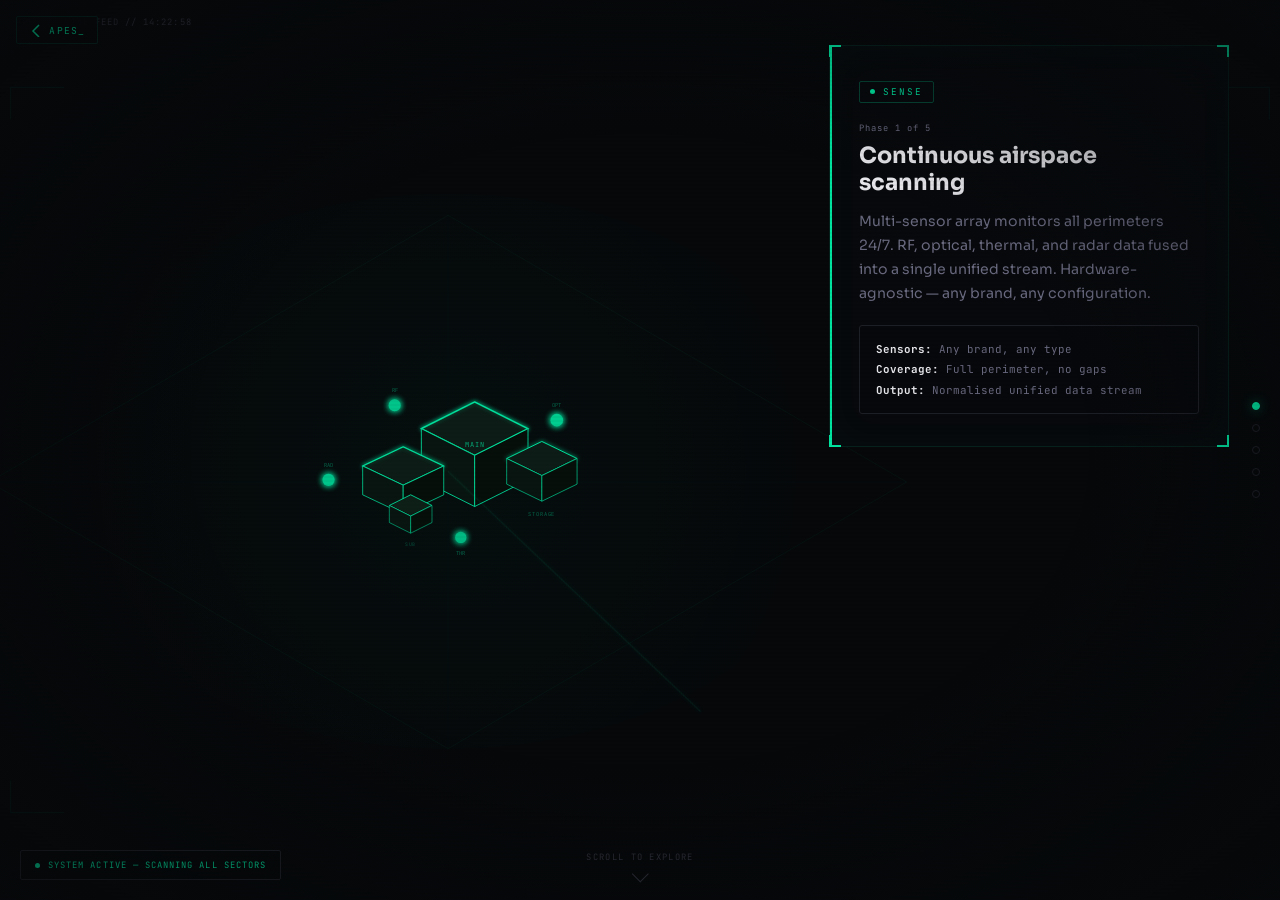
<file: scenario.html>
<!DOCTYPE html>
<html lang="en">
<head>
<meta charset="UTF-8">
<meta name="viewport" content="width=device-width, initial-scale=1.0">
<title>APES — How It Works</title>
<link href="https://fonts.googleapis.com/css2?family=JetBrains+Mono:wght@400;500;700&family=Sora:wght@300;400;500;600;700;800&display=swap" rel="stylesheet">
<style>
:root {
  --apes-black: #06080a;
  --apes-dark: #0b0d10;
  --apes-card: #12141a;
  --apes-border: #1e2028;
  --apes-accent: #00e5a0;
  --apes-accent-mid: #00e5a045;
  --apes-blue: #3d8bfd;
  --apes-amber: #ffb84d;
  --apes-red: #ff4d6a;
  --apes-text: #e8e8ec;
  --apes-muted: #6a6a80;
  --apes-mono: 'JetBrains Mono', monospace;
  --apes-sans: 'Sora', sans-serif;
}
*{margin:0;padding:0;box-sizing:border-box}
body{font-family:var(--apes-sans);background:var(--apes-black);color:var(--apes-text);-webkit-font-smoothing:antialiased;overflow:hidden}
.accent{color:var(--apes-accent)}

/* Scanline overlay */
body::after{
  content:'';position:fixed;inset:0;z-index:9998;pointer-events:none;
  background:repeating-linear-gradient(0deg,transparent,transparent 2px,rgba(0,0,0,0.03) 2px,rgba(0,0,0,0.03) 4px);
}

/* Vignette */
body::before{
  content:'';position:fixed;inset:0;z-index:9997;pointer-events:none;
  background:radial-gradient(ellipse 70% 70% at 50% 50%,transparent 50%,rgba(6,8,10,0.6) 100%);
}

.slider-viewport{height:100vh;overflow:hidden;position:relative}
.slider-wrapper{transition:transform 0.85s cubic-bezier(0.65,0,0.35,1);will-change:transform}
.slide{height:100vh;position:relative;overflow:hidden;background:var(--apes-black)}
.slide-iso{position:absolute;inset:0}
.slide-iso svg{width:100%;height:100%;display:block}

/* Panel */
.slide-panel{
  position:absolute;width:400px;max-width:calc(100% - 3rem);
  background:rgba(8,10,14,0.92);backdrop-filter:blur(24px);-webkit-backdrop-filter:blur(24px);
  border:1px solid rgba(0,229,160,0.08);border-radius:4px;padding:2rem 1.8rem;z-index:10;
}
.slide-panel::before{content:'';position:absolute;top:0;left:0;bottom:0;width:2px;border-radius:4px 0 0 4px}
.slide-panel::after{
  content:'';position:absolute;top:-1px;left:-1px;right:-1px;bottom:-1px;border-radius:4px;
  pointer-events:none;z-index:-1;
}
.slide-panel.pos-top-right{top:5vh;right:4vw}
.slide-panel.pos-bottom-right{bottom:5vh;right:4vw}

/* Panel inner glow per theme */
.theme-scan .slide-panel{border-color:rgba(0,229,160,0.1);box-shadow:0 0 40px rgba(0,229,160,0.03) inset}
.theme-scan .slide-panel::before{background:var(--apes-accent)}
.theme-detect .slide-panel{border-color:rgba(255,184,77,0.1);box-shadow:0 0 40px rgba(255,184,77,0.03) inset}
.theme-detect .slide-panel::before{background:var(--apes-amber)}
.theme-classify .slide-panel{border-color:rgba(61,139,253,0.1);box-shadow:0 0 40px rgba(61,139,253,0.03) inset}
.theme-classify .slide-panel::before{background:var(--apes-blue)}
.theme-intercept .slide-panel{border-color:rgba(0,229,160,0.1);box-shadow:0 0 40px rgba(0,229,160,0.03) inset}
.theme-intercept .slide-panel::before{background:var(--apes-accent)}
.theme-neutralise .slide-panel{border-color:rgba(0,229,160,0.12);box-shadow:0 0 40px rgba(0,229,160,0.04) inset}
.theme-neutralise .slide-panel::before{background:var(--apes-accent)}

.panel-phase-badge{
  font-family:var(--apes-mono);font-size:0.58rem;letter-spacing:0.22em;text-transform:uppercase;
  padding:4px 10px;border-radius:2px;border:1px solid;display:inline-flex;align-items:center;gap:0.5rem;margin-bottom:1.2rem;
}
.panel-dot{width:5px;height:5px;border-radius:50%;animation:dotPulse 2s infinite}
@keyframes dotPulse{0%,100%{opacity:1}50%{opacity:0.25}}

.theme-scan .panel-phase-badge{color:var(--apes-accent);border-color:var(--apes-accent-mid)}
.theme-scan .panel-dot{background:var(--apes-accent)}
.theme-detect .panel-phase-badge{color:var(--apes-amber);border-color:rgba(255,184,77,0.25)}
.theme-detect .panel-dot{background:var(--apes-amber)}
.theme-classify .panel-phase-badge{color:var(--apes-blue);border-color:rgba(61,139,253,0.25)}
.theme-classify .panel-dot{background:var(--apes-blue)}
.theme-intercept .panel-phase-badge,.theme-neutralise .panel-phase-badge{color:var(--apes-accent);border-color:var(--apes-accent-mid)}
.theme-intercept .panel-dot,.theme-neutralise .panel-dot{background:var(--apes-accent)}

.panel-counter{font-family:var(--apes-mono);font-size:0.55rem;letter-spacing:0.12em;color:var(--apes-muted);margin-bottom:0.5rem}
.panel-title{font-size:1.4rem;font-weight:700;line-height:1.2;margin-bottom:0.9rem}
.panel-desc{font-size:0.88rem;color:var(--apes-muted);line-height:1.7;margin-bottom:1.2rem}
.panel-detail{
  font-family:var(--apes-mono);font-size:0.68rem;line-height:1.85;padding:0.85rem 1rem;
  background:rgba(6,8,10,0.7);border:1px solid var(--apes-border);border-radius:3px;color:var(--apes-muted);
}
.panel-detail strong{color:var(--apes-text)}

/* HUD corners on panel */
.hud-corner{position:absolute;width:12px;height:12px;pointer-events:none}
.hud-corner.tl{top:-1px;left:-1px;border-top:2px solid;border-left:2px solid}
.hud-corner.tr{top:-1px;right:-1px;border-top:2px solid;border-right:2px solid}
.hud-corner.bl{bottom:-1px;left:-1px;border-bottom:2px solid;border-left:2px solid}
.hud-corner.br{bottom:-1px;right:-1px;border-bottom:2px solid;border-right:2px solid}
.theme-scan .hud-corner{border-color:var(--apes-accent)}
.theme-detect .hud-corner{border-color:var(--apes-amber)}
.theme-classify .hud-corner{border-color:var(--apes-blue)}
.theme-intercept .hud-corner,.theme-neutralise .hud-corner{border-color:var(--apes-accent)}

/* Nav dots */
.slide-nav{position:fixed;right:20px;top:50%;transform:translateY(-50%);display:flex;flex-direction:column;gap:14px;z-index:100}
.nav-dot{
  width:8px;height:8px;border-radius:50%;border:1.5px solid var(--apes-border);
  background:transparent;cursor:pointer;transition:all 0.3s;position:relative;
}
.nav-dot:hover{border-color:var(--apes-muted)}
.nav-dot.active{border-color:var(--apes-accent);background:var(--apes-accent);box-shadow:0 0 12px rgba(0,229,160,0.4)}
.nav-dot[data-i="1"].active{border-color:var(--apes-amber);background:var(--apes-amber);box-shadow:0 0 12px rgba(255,184,77,0.4)}
.nav-dot[data-i="2"].active{border-color:var(--apes-blue);background:var(--apes-blue);box-shadow:0 0 12px rgba(61,139,253,0.4)}
.nav-dot::before{
  content:attr(data-label);position:absolute;right:18px;top:50%;transform:translateY(-50%);
  font-family:var(--apes-mono);font-size:0.5rem;letter-spacing:0.1em;text-transform:uppercase;
  color:var(--apes-muted);white-space:nowrap;opacity:0;transition:opacity 0.3s;pointer-events:none;
  padding:3px 8px;background:var(--apes-card);border:1px solid var(--apes-border);border-radius:2px;
}
.nav-dot:hover::before{opacity:1}

/* Status bar */
.slide-status{
  position:absolute;bottom:20px;left:20px;display:flex;align-items:center;gap:8px;
  font-family:var(--apes-mono);font-size:0.55rem;letter-spacing:0.12em;text-transform:uppercase;
  padding:8px 14px;background:rgba(6,8,10,0.88);border:1px solid var(--apes-border);
  border-radius:2px;backdrop-filter:blur(8px);z-index:10;
}
.status-dot{width:5px;height:5px;border-radius:50%;animation:dotPulse 1.5s infinite}
.scroll-hint{
  position:fixed;bottom:20px;left:50%;transform:translateX(-50%);
  font-family:var(--apes-mono);font-size:0.55rem;letter-spacing:0.15em;text-transform:uppercase;
  color:var(--apes-muted);opacity:0.4;z-index:100;display:flex;flex-direction:column;align-items:center;gap:5px;transition:opacity 0.5s;
}
.scroll-arrow{
  width:12px;height:12px;border-right:1.5px solid var(--apes-muted);border-bottom:1.5px solid var(--apes-muted);
  transform:rotate(45deg);animation:scrollBob 2s infinite;
}
@keyframes scrollBob{0%,100%{transform:rotate(45deg) translateY(0)}50%{transform:rotate(45deg) translateY(4px)}}

/* HUD timestamp top-left */
.hud-time{
  position:absolute;top:16px;left:16px;font-family:var(--apes-mono);font-size:0.55rem;
  letter-spacing:0.12em;color:var(--apes-muted);opacity:0.4;z-index:10;
}

/* HUD crosshair center-ish on threat */
@keyframes crosshairSpin{from{transform:rotate(0deg)}to{transform:rotate(360deg)}}

@media(max-width:768px){
  .slide-panel{width:calc(100% - 2rem);left:1rem !important;right:1rem !important;top:auto !important;bottom:8vh !important;padding:1.5rem}
  .panel-title{font-size:1.1rem}
  .slide-nav{right:10px;gap:10px}
  .nav-dot::before{display:none}
}
</style>
</head>
<body>

<!-- Back to main site -->
<a href="index.html#scenario" style="position:fixed;top:16px;left:16px;z-index:200;font-family:var(--apes-mono);font-size:0.6rem;letter-spacing:0.12em;text-transform:uppercase;color:var(--apes-accent);text-decoration:none;padding:6px 12px;border:1px solid rgba(0,229,160,0.15);border-radius:2px;background:rgba(6,8,10,0.85);backdrop-filter:blur(12px);transition:all 0.3s;display:flex;align-items:center;gap:0.4rem" onmouseover="this.style.borderColor='rgba(0,229,160,0.4)'" onmouseout="this.style.borderColor='rgba(0,229,160,0.15)'">
  <svg width="14" height="14" fill="none" stroke="currentColor" stroke-width="1.5"><path d="M10 2L4 8l6 6"/></svg>
  APES_
</a>

<div class="slide-nav">
  <div class="nav-dot active" data-i="0" data-label="Scanning"></div>
  <div class="nav-dot" data-i="1" data-label="Detection"></div>
  <div class="nav-dot" data-i="2" data-label="Classification"></div>
  <div class="nav-dot" data-i="3" data-label="Interception"></div>
  <div class="nav-dot" data-i="4" data-label="Neutralised"></div>
</div>
<div class="scroll-hint" id="scrollHint">Scroll to explore<div class="scroll-arrow"></div></div>

<div class="slider-viewport" id="viewport">
<div class="slider-wrapper" id="wrapper">

<!-- ═══════════════════════════════════════════
     SVG DEFS — shared filters for all slides
     ═══════════════════════════════════════════ -->

<!-- ═══ SLIDE 1: SCAN ═══ -->
<div class="slide theme-scan">
  <div class="hud-time">APES // LIVE FEED // <span id="hudTime1">14:22:58</span></div>
  <div class="slide-iso">
    <svg viewBox="0 0 1200 700" xmlns="http://www.w3.org/2000/svg">
      <defs>
        <!-- Glow filter -->
        <filter id="glow" x="-50%" y="-50%" width="200%" height="200%">
          <feGaussianBlur in="SourceGraphic" stdDeviation="3" result="blur"/>
          <feMerge><feMergeNode in="blur"/><feMergeNode in="blur"/><feMergeNode in="SourceGraphic"/></feMerge>
        </filter>
        <filter id="glowStrong" x="-50%" y="-50%" width="200%" height="200%">
          <feGaussianBlur in="SourceGraphic" stdDeviation="6" result="blur"/>
          <feMerge><feMergeNode in="blur"/><feMergeNode in="blur"/><feMergeNode in="blur"/><feMergeNode in="SourceGraphic"/></feMerge>
        </filter>
        <filter id="glowRed" x="-50%" y="-50%" width="200%" height="200%">
          <feGaussianBlur in="SourceGraphic" stdDeviation="5" result="blur"/>
          <feMerge><feMergeNode in="blur"/><feMergeNode in="blur"/><feMergeNode in="SourceGraphic"/></feMerge>
        </filter>
        <filter id="softGlow" x="-50%" y="-50%" width="200%" height="200%">
          <feGaussianBlur in="SourceGraphic" stdDeviation="2" result="blur"/>
          <feMerge><feMergeNode in="blur"/><feMergeNode in="SourceGraphic"/></feMerge>
        </filter>
        <!-- Ground gradient -->
        <radialGradient id="groundGlow" cx="420" cy="370" r="350" gradientUnits="userSpaceOnUse">
          <stop offset="0%" stop-color="#00e5a0" stop-opacity="0.03"/>
          <stop offset="100%" stop-color="#00e5a0" stop-opacity="0"/>
        </radialGradient>
      </defs>

      <!-- Ambient ground glow -->
      <ellipse cx="420" cy="370" rx="380" ry="260" fill="url(#groundGlow)"/>

      <!-- Ground plane -->
      <polygon points="420,130 850,380 420,630 -10,380" fill="none" stroke="#00e5a0" stroke-width="0.5" opacity="0.08"/>
      <line x1="420" y1="130" x2="420" y2="630" stroke="#00e5a0" stroke-width="0.3" opacity="0.05"/>
      <line x1="-10" y1="380" x2="850" y2="380" stroke="#00e5a0" stroke-width="0.3" opacity="0.05"/>

      <!-- ═══ BUILDINGS — brighter, tactical feel ═══ -->
      <!-- Main building -->
      <polygon points="395,330 445,305 495,330 445,355" fill="#0d1f16" stroke="#00e5a0" stroke-width="1.2" filter="url(#softGlow)"/>
      <polygon points="395,330 395,378 445,403 445,355" fill="#091510" stroke="#00e5a0" stroke-width="0.8"/>
      <polygon points="495,330 495,378 445,403 445,355" fill="#070f0b" stroke="#00e5a0" stroke-width="0.8"/>
      <!-- Roof edge glow -->
      <line x1="395" y1="330" x2="445" y2="305" stroke="#00e5a0" stroke-width="1.5" opacity="0.4" filter="url(#softGlow)"/>
      <line x1="445" y1="305" x2="495" y2="330" stroke="#00e5a0" stroke-width="1.5" opacity="0.4" filter="url(#softGlow)"/>
      <text x="445" y="347" text-anchor="middle" font-family="var(--apes-mono)" font-size="6.5" fill="#00e5a0" opacity="0.7" letter-spacing="1">MAIN</text>

      <!-- Secondary building -->
      <polygon points="340,365 378,347 416,365 378,383" fill="#0d1f16" stroke="#00e5a0" stroke-width="1" filter="url(#softGlow)"/>
      <polygon points="340,365 340,392 378,410 378,383" fill="#091510" stroke="#00e5a0" stroke-width="0.7"/>
      <polygon points="416,365 416,392 378,410 378,383" fill="#070f0b" stroke="#00e5a0" stroke-width="0.7"/>
      <line x1="340" y1="365" x2="378" y2="347" stroke="#00e5a0" stroke-width="1.2" opacity="0.35" filter="url(#softGlow)"/>
      <line x1="378" y1="347" x2="416" y2="365" stroke="#00e5a0" stroke-width="1.2" opacity="0.35" filter="url(#softGlow)"/>

      <!-- Storage -->
      <polygon points="475,358 508,342 541,358 508,374" fill="#0d1f16" stroke="#00e5a0" stroke-width="0.9" filter="url(#softGlow)"/>
      <polygon points="475,358 475,382 508,398 508,374" fill="#091510" stroke="#00e5a0" stroke-width="0.6"/>
      <polygon points="541,358 541,382 508,398 508,374" fill="#070f0b" stroke="#00e5a0" stroke-width="0.6"/>
      <text x="508" y="412" text-anchor="middle" font-family="var(--apes-mono)" font-size="5" fill="#00e5a0" opacity="0.4" letter-spacing="0.8">STORAGE</text>

      <!-- Substation -->
      <polygon points="365,402 385,392 405,402 385,412" fill="#0d1f16" stroke="#00e5a0" stroke-width="0.8"/>
      <polygon points="365,402 365,418 385,428 385,412" fill="#091510" stroke="#00e5a0" stroke-width="0.5"/>
      <polygon points="405,402 405,418 385,428 385,412" fill="#070f0b" stroke="#00e5a0" stroke-width="0.5"/>
      <text x="385" y="440" text-anchor="middle" font-family="var(--apes-mono)" font-size="4.5" fill="#00e5a0" opacity="0.3" letter-spacing="0.5">SUB</text>

      <!-- ═══ RADARS — with glow ═══ -->
      <circle cx="370" cy="308" r="4" fill="#00e5a0" opacity="0.7" filter="url(#glow)"><animate attributeName="r" values="3;6;3" dur="2s" repeatCount="indefinite"/><animate attributeName="opacity" values="0.5;0.9;0.5" dur="2s" repeatCount="indefinite"/></circle>
      <circle cx="370" cy="308" r="20" fill="none" stroke="#00e5a0" stroke-width="0.4" opacity="0.08"><animate attributeName="r" values="14;30;14" dur="2s" repeatCount="indefinite"/><animate attributeName="opacity" values="0.08;0;0.08" dur="2s" repeatCount="indefinite"/></circle>
      <text x="370" y="296" text-anchor="middle" font-family="var(--apes-mono)" font-size="5" fill="#00e5a0" opacity="0.4">RF</text>

      <circle cx="522" cy="322" r="4" fill="#00e5a0" opacity="0.7" filter="url(#glow)"><animate attributeName="r" values="3;6;3" dur="2.3s" repeatCount="indefinite"/><animate attributeName="opacity" values="0.5;0.9;0.5" dur="2.3s" repeatCount="indefinite"/></circle>
      <circle cx="522" cy="322" r="20" fill="none" stroke="#00e5a0" stroke-width="0.4" opacity="0.08"><animate attributeName="r" values="14;30;14" dur="2.3s" repeatCount="indefinite"/><animate attributeName="opacity" values="0.08;0;0.08" dur="2.3s" repeatCount="indefinite"/></circle>
      <text x="522" y="310" text-anchor="middle" font-family="var(--apes-mono)" font-size="5" fill="#00e5a0" opacity="0.4">OPT</text>

      <circle cx="432" cy="432" r="4" fill="#00e5a0" opacity="0.7" filter="url(#glow)"><animate attributeName="r" values="3;6;3" dur="1.8s" repeatCount="indefinite"/><animate attributeName="opacity" values="0.5;0.9;0.5" dur="1.8s" repeatCount="indefinite"/></circle>
      <text x="432" y="448" text-anchor="middle" font-family="var(--apes-mono)" font-size="5" fill="#00e5a0" opacity="0.4">THR</text>

      <circle cx="308" cy="378" r="4" fill="#00e5a0" opacity="0.7" filter="url(#glow)"><animate attributeName="r" values="3;6;3" dur="2.5s" repeatCount="indefinite"/><animate attributeName="opacity" values="0.5;0.9;0.5" dur="2.5s" repeatCount="indefinite"/></circle>
      <text x="308" y="366" text-anchor="middle" font-family="var(--apes-mono)" font-size="5" fill="#00e5a0" opacity="0.4">RAD</text>

      <!-- Sweep -->
      <line x1="420" y1="370" x2="720" y2="240" stroke="#00e5a0" stroke-width="0.6" opacity="0.15" filter="url(#softGlow)">
        <animateTransform attributeName="transform" type="rotate" from="0 420 370" to="360 420 370" dur="6s" repeatCount="indefinite"/>
      </line>

      <!-- HUD frame marks -->
      <line x1="10" y1="10" x2="60" y2="10" stroke="#00e5a0" stroke-width="0.5" opacity="0.15"/>
      <line x1="10" y1="10" x2="10" y2="40" stroke="#00e5a0" stroke-width="0.5" opacity="0.15"/>
      <line x1="1190" y1="10" x2="1140" y2="10" stroke="#00e5a0" stroke-width="0.5" opacity="0.15"/>
      <line x1="1190" y1="10" x2="1190" y2="40" stroke="#00e5a0" stroke-width="0.5" opacity="0.15"/>
      <line x1="10" y1="690" x2="60" y2="690" stroke="#00e5a0" stroke-width="0.5" opacity="0.15"/>
      <line x1="10" y1="690" x2="10" y2="660" stroke="#00e5a0" stroke-width="0.5" opacity="0.15"/>
    </svg>
  </div>
  <div class="slide-status"><div class="status-dot" style="background:var(--apes-accent)"></div><span style="color:var(--apes-accent)">System active — scanning all sectors</span></div>
  <div class="slide-panel pos-top-right">
    <div class="hud-corner tl"></div><div class="hud-corner tr"></div><div class="hud-corner bl"></div><div class="hud-corner br"></div>
    <div class="panel-phase-badge"><div class="panel-dot"></div> Sense</div>
    <div class="panel-counter">Phase 1 of 5</div>
    <h2 class="panel-title">Continuous airspace scanning</h2>
    <p class="panel-desc">Multi-sensor array monitors all perimeters 24/7. RF, optical, thermal, and radar data fused into a single unified stream. Hardware-agnostic — any brand, any configuration.</p>
    <div class="panel-detail"><strong>Sensors:</strong> Any brand, any type<br><strong>Coverage:</strong> Full perimeter, no gaps<br><strong>Output:</strong> Normalised unified data stream</div>
  </div>
</div>

<!-- ═══ SLIDE 2: DETECT ═══ -->
<div class="slide theme-detect">
  <div class="hud-time">APES // ALERT // <span id="hudTime2">14:23:01</span></div>
  <div class="slide-iso">
    <svg viewBox="0 0 1200 700" xmlns="http://www.w3.org/2000/svg">
      <defs>
        <filter id="glow2" x="-50%" y="-50%" width="200%" height="200%"><feGaussianBlur in="SourceGraphic" stdDeviation="3" result="blur"/><feMerge><feMergeNode in="blur"/><feMergeNode in="blur"/><feMergeNode in="SourceGraphic"/></feMerge></filter>
        <filter id="glowRed2" x="-50%" y="-50%" width="200%" height="200%"><feGaussianBlur in="SourceGraphic" stdDeviation="5" result="blur"/><feMerge><feMergeNode in="blur"/><feMergeNode in="blur"/><feMergeNode in="SourceGraphic"/></feMerge></filter>
        <filter id="softGlow2" x="-50%" y="-50%" width="200%" height="200%"><feGaussianBlur in="SourceGraphic" stdDeviation="2" result="blur"/><feMerge><feMergeNode in="blur"/><feMergeNode in="SourceGraphic"/></feMerge></filter>
        <radialGradient id="alertGlow" cx="130" cy="180" r="200" gradientUnits="userSpaceOnUse">
          <stop offset="0%" stop-color="#ff4d6a" stop-opacity="0.06"/>
          <stop offset="100%" stop-color="#ff4d6a" stop-opacity="0"/>
        </radialGradient>
        <radialGradient id="groundGlow2" cx="420" cy="370" r="350" gradientUnits="userSpaceOnUse">
          <stop offset="0%" stop-color="#00e5a0" stop-opacity="0.02"/>
          <stop offset="100%" stop-color="#00e5a0" stop-opacity="0"/>
        </radialGradient>
      </defs>

      <ellipse cx="420" cy="370" rx="380" ry="260" fill="url(#groundGlow2)"/>
      <ellipse cx="130" cy="180" rx="200" ry="200" fill="url(#alertGlow)"/>

      <polygon points="420,130 850,380 420,630 -10,380" fill="none" stroke="#00e5a0" stroke-width="0.5" opacity="0.06"/>
      <!-- Buildings (identical, slightly dimmed) -->
      <polygon points="395,330 445,305 495,330 445,355" fill="#0d1f16" stroke="#00e5a0" stroke-width="1" filter="url(#softGlow2)"/>
      <polygon points="395,330 395,378 445,403 445,355" fill="#091510" stroke="#00e5a0" stroke-width="0.6"/>
      <polygon points="495,330 495,378 445,403 445,355" fill="#070f0b" stroke="#00e5a0" stroke-width="0.6"/>
      <line x1="395" y1="330" x2="445" y2="305" stroke="#00e5a0" stroke-width="1.2" opacity="0.3" filter="url(#softGlow2)"/>
      <line x1="445" y1="305" x2="495" y2="330" stroke="#00e5a0" stroke-width="1.2" opacity="0.3" filter="url(#softGlow2)"/>
      <text x="445" y="347" text-anchor="middle" font-family="var(--apes-mono)" font-size="6.5" fill="#00e5a0" opacity="0.5" letter-spacing="1">MAIN</text>
      <polygon points="340,365 378,347 416,365 378,383" fill="#0d1f16" stroke="#00e5a0" stroke-width="0.9"/>
      <polygon points="340,365 340,392 378,410 378,383" fill="#091510" stroke="#00e5a0" stroke-width="0.6"/>
      <polygon points="416,365 416,392 378,410 378,383" fill="#070f0b" stroke="#00e5a0" stroke-width="0.6"/>
      <polygon points="475,358 508,342 541,358 508,374" fill="#0d1f16" stroke="#00e5a0" stroke-width="0.8"/>
      <polygon points="475,358 475,382 508,398 508,374" fill="#091510" stroke="#00e5a0" stroke-width="0.5"/>
      <polygon points="541,358 541,382 508,398 508,374" fill="#070f0b" stroke="#00e5a0" stroke-width="0.5"/>
      <polygon points="365,402 385,392 405,402 385,412" fill="#0d1f16" stroke="#00e5a0" stroke-width="0.6"/>
      <polygon points="365,402 365,418 385,428 385,412" fill="#091510" stroke="#00e5a0" stroke-width="0.4"/>
      <polygon points="405,402 405,418 385,428 385,412" fill="#070f0b" stroke="#00e5a0" stroke-width="0.4"/>
      <!-- Radars dimmed -->
      <circle cx="370" cy="308" r="3" fill="#00e5a0" opacity="0.3"><animate attributeName="r" values="2;4;2" dur="2s" repeatCount="indefinite"/></circle>
      <circle cx="522" cy="322" r="3" fill="#00e5a0" opacity="0.3"><animate attributeName="r" values="2;4;2" dur="2.3s" repeatCount="indefinite"/></circle>
      <circle cx="432" cy="432" r="3" fill="#00e5a0" opacity="0.3"><animate attributeName="r" values="2;4;2" dur="1.8s" repeatCount="indefinite"/></circle>
      <circle cx="308" cy="378" r="3" fill="#00e5a0" opacity="0.3"><animate attributeName="r" values="2;4;2" dur="2.5s" repeatCount="indefinite"/></circle>

      <!-- ═══ THREAT — NW approach with heavy glow ═══ -->
      <circle cx="130" cy="180" r="8" fill="#ff4d6a" opacity="0.95" filter="url(#glowRed2)"><animate attributeName="opacity" values="0.6;1;0.6" dur="0.7s" repeatCount="indefinite"/></circle>
      <circle cx="130" cy="180" r="26" fill="none" stroke="#ff4d6a" stroke-width="1.5" opacity="0.5"><animate attributeName="r" values="16;44;16" dur="1.5s" repeatCount="indefinite"/><animate attributeName="opacity" values="0.5;0;0.5" dur="1.5s" repeatCount="indefinite"/></circle>
      <circle cx="130" cy="180" r="42" fill="none" stroke="#ff4d6a" stroke-width="0.6" opacity="0.15"><animate attributeName="r" values="35;65;35" dur="1.5s" repeatCount="indefinite" begin="0.4s"/><animate attributeName="opacity" values="0.15;0;0.15" dur="1.5s" repeatCount="indefinite" begin="0.4s"/></circle>
      <text x="130" y="158" text-anchor="middle" font-family="var(--apes-mono)" font-size="8" fill="#ff4d6a" letter-spacing="1" opacity="0.9" filter="url(#softGlow2)">UNIDENTIFIED</text>
      <!-- Flight path -->
      <line x1="130" y1="180" x2="430" y2="350" stroke="#ff4d6a" stroke-width="1" stroke-dasharray="8 6" opacity="0.25"/>
      <!-- Speed arrow -->
      <line x1="135" y1="185" x2="165" y2="210" stroke="#ff4d6a" stroke-width="2" opacity="0.5"/>
      <polygon points="168,205 173,218 160,213" fill="#ff4d6a" opacity="0.5"/>

      <!-- HUD frame -->
      <line x1="10" y1="10" x2="60" y2="10" stroke="#ff4d6a" stroke-width="0.5" opacity="0.2"/>
      <line x1="10" y1="10" x2="10" y2="40" stroke="#ff4d6a" stroke-width="0.5" opacity="0.2"/>
    </svg>
  </div>
  <div class="slide-status"><div class="status-dot" style="background:var(--apes-amber)"></div><span style="color:var(--apes-amber)">Alert — unidentified object detected</span></div>
  <div class="slide-panel pos-bottom-right">
    <div class="hud-corner tl"></div><div class="hud-corner tr"></div><div class="hud-corner bl"></div><div class="hud-corner br"></div>
    <div class="panel-phase-badge"><div class="panel-dot"></div> Sense</div>
    <div class="panel-counter">Phase 2 of 5</div>
    <h2 class="panel-title">FPV drone detected approaching facility</h2>
    <p class="panel-desc">An unidentified object appears on the sensor array. Small, fast, no transponder. Sensor fusion confirms aerial target — alert triggered, object tracked in real time.</p>
    <div class="panel-detail"><strong>Object:</strong> Small UAV, no transponder<br><strong>Speed:</strong> High velocity, erratic vector<br><strong>Confidence:</strong> Multi-sensor confirmed</div>
  </div>
</div>

<!-- ═══ SLIDE 3: CLASSIFY ═══ -->
<div class="slide theme-classify">
  <div class="hud-time">APES // CLASSIFY // <span id="hudTime3">14:23:03</span></div>
  <div class="slide-iso">
    <svg viewBox="0 0 1200 700" xmlns="http://www.w3.org/2000/svg">
      <defs>
        <filter id="glow3" x="-50%" y="-50%" width="200%" height="200%"><feGaussianBlur in="SourceGraphic" stdDeviation="3" result="blur"/><feMerge><feMergeNode in="blur"/><feMergeNode in="blur"/><feMergeNode in="SourceGraphic"/></feMerge></filter>
        <filter id="glowBlue3" x="-50%" y="-50%" width="200%" height="200%"><feGaussianBlur in="SourceGraphic" stdDeviation="5" result="blur"/><feMerge><feMergeNode in="blur"/><feMergeNode in="blur"/><feMergeNode in="SourceGraphic"/></feMerge></filter>
        <filter id="softGlow3" x="-50%" y="-50%" width="200%" height="200%"><feGaussianBlur in="SourceGraphic" stdDeviation="2" result="blur"/><feMerge><feMergeNode in="blur"/><feMergeNode in="SourceGraphic"/></feMerge></filter>
        <radialGradient id="groundGlow3" cx="420" cy="370" r="350" gradientUnits="userSpaceOnUse"><stop offset="0%" stop-color="#00e5a0" stop-opacity="0.02"/><stop offset="100%" stop-color="#00e5a0" stop-opacity="0"/></radialGradient>
      </defs>
      <ellipse cx="420" cy="370" rx="380" ry="260" fill="url(#groundGlow3)"/>
      <polygon points="420,130 850,380 420,630 -10,380" fill="none" stroke="#00e5a0" stroke-width="0.5" opacity="0.06"/>
      <!-- Buildings -->
      <polygon points="395,330 445,305 495,330 445,355" fill="#0d1f16" stroke="#00e5a0" stroke-width="1" filter="url(#softGlow3)"/>
      <polygon points="395,330 395,378 445,403 445,355" fill="#091510" stroke="#00e5a0" stroke-width="0.6"/>
      <polygon points="495,330 495,378 445,403 445,355" fill="#070f0b" stroke="#00e5a0" stroke-width="0.6"/>
      <line x1="395" y1="330" x2="445" y2="305" stroke="#00e5a0" stroke-width="1.2" opacity="0.3" filter="url(#softGlow3)"/>
      <line x1="445" y1="305" x2="495" y2="330" stroke="#00e5a0" stroke-width="1.2" opacity="0.3" filter="url(#softGlow3)"/>
      <text x="445" y="347" text-anchor="middle" font-family="var(--apes-mono)" font-size="6.5" fill="#00e5a0" opacity="0.5" letter-spacing="1">MAIN</text>
      <polygon points="340,365 378,347 416,365 378,383" fill="#0d1f16" stroke="#00e5a0" stroke-width="0.9"/>
      <polygon points="340,365 340,392 378,410 378,383" fill="#091510" stroke="#00e5a0" stroke-width="0.6"/>
      <polygon points="416,365 416,392 378,410 378,383" fill="#070f0b" stroke="#00e5a0" stroke-width="0.6"/>
      <polygon points="475,358 508,342 541,358 508,374" fill="#0d1f16" stroke="#00e5a0" stroke-width="0.8"/>
      <polygon points="475,358 475,382 508,398 508,374" fill="#091510" stroke="#00e5a0" stroke-width="0.5"/>
      <polygon points="541,358 541,382 508,398 508,374" fill="#070f0b" stroke="#00e5a0" stroke-width="0.5"/>
      <polygon points="365,402 385,392 405,402 385,412" fill="#0d1f16" stroke="#00e5a0" stroke-width="0.6"/>
      <polygon points="365,402 365,418 385,428 385,412" fill="#091510" stroke="#00e5a0" stroke-width="0.4"/>
      <polygon points="405,402 405,418 385,428 385,412" fill="#070f0b" stroke="#00e5a0" stroke-width="0.4"/>
      <circle cx="370" cy="308" r="3" fill="#00e5a0" opacity="0.3"><animate attributeName="r" values="2;4;2" dur="2s" repeatCount="indefinite"/></circle>
      <circle cx="522" cy="322" r="3" fill="#00e5a0" opacity="0.3"><animate attributeName="r" values="2;4;2" dur="2.3s" repeatCount="indefinite"/></circle>
      <circle cx="432" cy="432" r="3" fill="#00e5a0" opacity="0.3"><animate attributeName="r" values="2;4;2" dur="1.8s" repeatCount="indefinite"/></circle>
      <circle cx="308" cy="378" r="3" fill="#00e5a0" opacity="0.3"><animate attributeName="r" values="2;4;2" dur="2.5s" repeatCount="indefinite"/></circle>

      <!-- Threat — classified, with blue targeting rings -->
      <circle cx="230" cy="255" r="7" fill="#ff4d6a" opacity="0.85" filter="url(#glow3)"><animate attributeName="opacity" values="0.6;1;0.6" dur="1s" repeatCount="indefinite"/></circle>
      <circle cx="230" cy="255" r="22" fill="none" stroke="#3d8bfd" stroke-width="1.5" opacity="0.5" filter="url(#glowBlue3)"><animate attributeName="r" values="18;30;18" dur="2s" repeatCount="indefinite"/><animate attributeName="opacity" values="0.5;0.12;0.5" dur="2s" repeatCount="indefinite"/></circle>
      <circle cx="230" cy="255" r="36" fill="none" stroke="#3d8bfd" stroke-width="0.5" opacity="0.15"><animate attributeName="r" values="30;46;30" dur="2s" repeatCount="indefinite" begin="0.5s"/><animate attributeName="opacity" values="0.15;0;0.15" dur="2s" repeatCount="indefinite" begin="0.5s"/></circle>
      <!-- Crosshair -->
      <line x1="210" y1="255" x2="250" y2="255" stroke="#3d8bfd" stroke-width="0.6" opacity="0.4"/>
      <line x1="230" y1="235" x2="230" y2="275" stroke="#3d8bfd" stroke-width="0.6" opacity="0.4"/>
      <text x="230" y="232" text-anchor="middle" font-family="var(--apes-mono)" font-size="8" fill="#ff4d6a" letter-spacing="1" font-weight="600" filter="url(#softGlow3)">HOSTILE</text>
      <line x1="230" y1="255" x2="430" y2="350" stroke="#ff4d6a" stroke-width="0.6" stroke-dasharray="5 4" opacity="0.15"/>
    </svg>
  </div>
  <div class="slide-status"><div class="status-dot" style="background:var(--apes-blue)"></div><span style="color:var(--apes-blue)">Classified hostile — interception authorised</span></div>
  <div class="slide-panel pos-top-right">
    <div class="hud-corner tl"></div><div class="hud-corner tr"></div><div class="hud-corner bl"></div><div class="hud-corner br"></div>
    <div class="panel-phase-badge"><div class="panel-dot"></div> Decide</div>
    <div class="panel-counter">Phase 3 of 5</div>
    <h2 class="panel-title">AI classifies threat as hostile FPV</h2>
    <p class="panel-desc">Classification engine analyses flight pattern, RF signature, and size profile. Designated hostile. Policy engine evaluates jurisdiction rules and authorises active interception.</p>
    <div class="panel-detail"><strong>Type:</strong> FPV drone, no flight plan<br><strong>Intent:</strong> Hostile — 94% confidence<br><strong>Policy:</strong> Active interception authorised</div>
  </div>
</div>

<!-- ═══ SLIDE 4: INTERCEPT ═══ -->
<div class="slide theme-intercept">
  <div class="hud-time">APES // INTERCEPT // <span id="hudTime4">14:23:05</span></div>
  <div class="slide-iso">
    <svg viewBox="0 0 1200 700" xmlns="http://www.w3.org/2000/svg">
      <defs>
        <filter id="glow4" x="-50%" y="-50%" width="200%" height="200%"><feGaussianBlur in="SourceGraphic" stdDeviation="3" result="blur"/><feMerge><feMergeNode in="blur"/><feMergeNode in="blur"/><feMergeNode in="SourceGraphic"/></feMerge></filter>
        <filter id="softGlow4" x="-50%" y="-50%" width="200%" height="200%"><feGaussianBlur in="SourceGraphic" stdDeviation="2" result="blur"/><feMerge><feMergeNode in="blur"/><feMergeNode in="SourceGraphic"/></feMerge></filter>
        <radialGradient id="groundGlow4" cx="420" cy="370" r="350" gradientUnits="userSpaceOnUse"><stop offset="0%" stop-color="#00e5a0" stop-opacity="0.02"/><stop offset="100%" stop-color="#00e5a0" stop-opacity="0"/></radialGradient>
      </defs>
      <ellipse cx="420" cy="370" rx="380" ry="260" fill="url(#groundGlow4)"/>
      <polygon points="420,130 850,380 420,630 -10,380" fill="none" stroke="#00e5a0" stroke-width="0.5" opacity="0.06"/>
      <!-- Buildings -->
      <polygon points="395,330 445,305 495,330 445,355" fill="#0d1f16" stroke="#00e5a0" stroke-width="1" filter="url(#softGlow4)"/>
      <polygon points="395,330 395,378 445,403 445,355" fill="#091510" stroke="#00e5a0" stroke-width="0.6"/>
      <polygon points="495,330 495,378 445,403 445,355" fill="#070f0b" stroke="#00e5a0" stroke-width="0.6"/>
      <line x1="395" y1="330" x2="445" y2="305" stroke="#00e5a0" stroke-width="1.2" opacity="0.3" filter="url(#softGlow4)"/>
      <line x1="445" y1="305" x2="495" y2="330" stroke="#00e5a0" stroke-width="1.2" opacity="0.3" filter="url(#softGlow4)"/>
      <text x="445" y="347" text-anchor="middle" font-family="var(--apes-mono)" font-size="6.5" fill="#00e5a0" opacity="0.5" letter-spacing="1">MAIN</text>
      <polygon points="340,365 378,347 416,365 378,383" fill="#0d1f16" stroke="#00e5a0" stroke-width="0.9"/>
      <polygon points="340,365 340,392 378,410 378,383" fill="#091510" stroke="#00e5a0" stroke-width="0.6"/>
      <polygon points="416,365 416,392 378,410 378,383" fill="#070f0b" stroke="#00e5a0" stroke-width="0.6"/>
      <polygon points="475,358 508,342 541,358 508,374" fill="#0d1f16" stroke="#00e5a0" stroke-width="0.8"/>
      <polygon points="475,358 475,382 508,398 508,374" fill="#091510" stroke="#00e5a0" stroke-width="0.5"/>
      <polygon points="541,358 541,382 508,398 508,374" fill="#070f0b" stroke="#00e5a0" stroke-width="0.5"/>
      <polygon points="365,402 385,392 405,402 385,412" fill="#0d1f16" stroke="#00e5a0" stroke-width="0.6"/>
      <polygon points="365,402 365,418 385,428 385,412" fill="#091510" stroke="#00e5a0" stroke-width="0.4"/>
      <polygon points="405,402 405,418 385,428 385,412" fill="#070f0b" stroke="#00e5a0" stroke-width="0.4"/>
      <circle cx="370" cy="308" r="3" fill="#00e5a0" opacity="0.3"><animate attributeName="r" values="2;4;2" dur="2s" repeatCount="indefinite"/></circle>
      <circle cx="522" cy="322" r="3" fill="#00e5a0" opacity="0.3"><animate attributeName="r" values="2;4;2" dur="2.3s" repeatCount="indefinite"/></circle>
      <circle cx="432" cy="432" r="3" fill="#00e5a0" opacity="0.3"><animate attributeName="r" values="2;4;2" dur="1.8s" repeatCount="indefinite"/></circle>
      <circle cx="308" cy="378" r="3" fill="#00e5a0" opacity="0.3"><animate attributeName="r" values="2;4;2" dur="2.5s" repeatCount="indefinite"/></circle>

      <!-- Threat — closer -->
      <circle cx="300" cy="290" r="6" fill="#ff4d6a" opacity="0.7" filter="url(#glow4)"><animate attributeName="opacity" values="0.4;0.8;0.4" dur="1s" repeatCount="indefinite"/></circle>
      <text x="283" y="282" font-family="var(--apes-mono)" font-size="6" fill="#ff4d6a" opacity="0.5">THREAT</text>

      <!-- Interceptor -->
      <circle cx="350" cy="315" r="6" fill="#00e5a0" opacity="0.95" filter="url(#glow4)"><animate attributeName="opacity" values="0.5;1;0.5" dur="0.6s" repeatCount="indefinite"/></circle>
      <circle cx="350" cy="315" r="18" fill="none" stroke="#00e5a0" stroke-width="0.8" opacity="0.15"><animate attributeName="r" values="12;24;12" dur="1.2s" repeatCount="indefinite"/><animate attributeName="opacity" values="0.15;0;0.15" dur="1.2s" repeatCount="indefinite"/></circle>
      <text x="350" y="340" text-anchor="middle" font-family="var(--apes-mono)" font-size="6.5" fill="#00e5a0" opacity="0.7" letter-spacing="0.5">INTERCEPTOR</text>

      <!-- Launch path -->
      <line x1="430" y1="360" x2="350" y2="315" stroke="#00e5a0" stroke-width="0.7" stroke-dasharray="5 3" opacity="0.25"/>
      <!-- Pursuit line -->
      <line x1="350" y1="315" x2="300" y2="290" stroke="#00e5a0" stroke-width="1.5" stroke-dasharray="3 2" opacity="0.6" filter="url(#softGlow4)"><animate attributeName="stroke-dashoffset" values="0;-10" dur="0.35s" repeatCount="indefinite"/></line>
    </svg>
  </div>
  <div class="slide-status"><div class="status-dot" style="background:var(--apes-accent)"></div><span style="color:var(--apes-accent)">Interceptor en route — tracking target</span></div>
  <div class="slide-panel pos-bottom-right">
    <div class="hud-corner tl"></div><div class="hud-corner tr"></div><div class="hud-corner bl"></div><div class="hud-corner br"></div>
    <div class="panel-phase-badge"><div class="panel-dot"></div> Act</div>
    <div class="panel-counter">Phase 4 of 5</div>
    <h2 class="panel-title">Interceptor drone dispatched</h2>
    <p class="panel-desc">Autonomous interceptor launches from the facility. Pursuit trajectory calculated in real time. Converging on threat before it reaches the facility.</p>
    <div class="panel-detail"><strong>Response:</strong> Autonomous interceptor<br><strong>Trajectory:</strong> Real-time computation<br><strong>Lock:</strong> Continuous multi-sensor tracking</div>
  </div>
</div>

<!-- ═══ SLIDE 5: NEUTRALISE ═══ -->
<div class="slide theme-neutralise">
  <div class="hud-time">APES // RESOLVED // <span id="hudTime5">14:23:12</span></div>
  <div class="slide-iso">
    <svg viewBox="0 0 1200 700" xmlns="http://www.w3.org/2000/svg">
      <defs>
        <filter id="glowBurst" x="-50%" y="-50%" width="200%" height="200%"><feGaussianBlur in="SourceGraphic" stdDeviation="8" result="blur"/><feMerge><feMergeNode in="blur"/><feMergeNode in="blur"/><feMergeNode in="blur"/><feMergeNode in="SourceGraphic"/></feMerge></filter>
        <filter id="softGlow5" x="-50%" y="-50%" width="200%" height="200%"><feGaussianBlur in="SourceGraphic" stdDeviation="2" result="blur"/><feMerge><feMergeNode in="blur"/><feMergeNode in="SourceGraphic"/></feMerge></filter>
        <radialGradient id="burstGlow" cx="310" cy="295" r="120" gradientUnits="userSpaceOnUse">
          <stop offset="0%" stop-color="#00e5a0" stop-opacity="0.08"/>
          <stop offset="100%" stop-color="#00e5a0" stop-opacity="0"/>
        </radialGradient>
        <radialGradient id="groundGlow5" cx="420" cy="370" r="350" gradientUnits="userSpaceOnUse"><stop offset="0%" stop-color="#00e5a0" stop-opacity="0.025"/><stop offset="100%" stop-color="#00e5a0" stop-opacity="0"/></radialGradient>
      </defs>
      <ellipse cx="420" cy="370" rx="380" ry="260" fill="url(#groundGlow5)"/>
      <ellipse cx="310" cy="295" rx="150" ry="150" fill="url(#burstGlow)"/>
      <polygon points="420,130 850,380 420,630 -10,380" fill="none" stroke="#00e5a0" stroke-width="0.5" opacity="0.06"/>
      <!-- Buildings — restored glow -->
      <polygon points="395,330 445,305 495,330 445,355" fill="#0d1f16" stroke="#00e5a0" stroke-width="1.2" filter="url(#softGlow5)"/>
      <polygon points="395,330 395,378 445,403 445,355" fill="#091510" stroke="#00e5a0" stroke-width="0.8"/>
      <polygon points="495,330 495,378 445,403 445,355" fill="#070f0b" stroke="#00e5a0" stroke-width="0.8"/>
      <line x1="395" y1="330" x2="445" y2="305" stroke="#00e5a0" stroke-width="1.5" opacity="0.4" filter="url(#softGlow5)"/>
      <line x1="445" y1="305" x2="495" y2="330" stroke="#00e5a0" stroke-width="1.5" opacity="0.4" filter="url(#softGlow5)"/>
      <text x="445" y="347" text-anchor="middle" font-family="var(--apes-mono)" font-size="6.5" fill="#00e5a0" opacity="0.65" letter-spacing="1">SECURE</text>
      <polygon points="340,365 378,347 416,365 378,383" fill="#0d1f16" stroke="#00e5a0" stroke-width="1"/>
      <polygon points="340,365 340,392 378,410 378,383" fill="#091510" stroke="#00e5a0" stroke-width="0.7"/>
      <polygon points="416,365 416,392 378,410 378,383" fill="#070f0b" stroke="#00e5a0" stroke-width="0.7"/>
      <polygon points="475,358 508,342 541,358 508,374" fill="#0d1f16" stroke="#00e5a0" stroke-width="0.9"/>
      <polygon points="475,358 475,382 508,398 508,374" fill="#091510" stroke="#00e5a0" stroke-width="0.6"/>
      <polygon points="541,358 541,382 508,398 508,374" fill="#070f0b" stroke="#00e5a0" stroke-width="0.6"/>
      <polygon points="365,402 385,392 405,402 385,412" fill="#0d1f16" stroke="#00e5a0" stroke-width="0.7"/>
      <polygon points="365,402 365,418 385,428 385,412" fill="#091510" stroke="#00e5a0" stroke-width="0.5"/>
      <polygon points="405,402 405,418 385,428 385,412" fill="#070f0b" stroke="#00e5a0" stroke-width="0.5"/>
      <circle cx="370" cy="308" r="3" fill="#00e5a0" opacity="0.3"><animate attributeName="r" values="2;4;2" dur="2s" repeatCount="indefinite"/></circle>
      <circle cx="522" cy="322" r="3" fill="#00e5a0" opacity="0.3"><animate attributeName="r" values="2;4;2" dur="2.3s" repeatCount="indefinite"/></circle>
      <circle cx="432" cy="432" r="3" fill="#00e5a0" opacity="0.3"><animate attributeName="r" values="2;4;2" dur="1.8s" repeatCount="indefinite"/></circle>
      <circle cx="308" cy="378" r="3" fill="#00e5a0" opacity="0.3"><animate attributeName="r" values="2;4;2" dur="2.5s" repeatCount="indefinite"/></circle>

      <!-- Burst -->
      <circle cx="310" cy="295" r="10" fill="#00e5a0" opacity="0.35" filter="url(#glowBurst)"><animate attributeName="r" values="10;65;10" dur="3s" repeatCount="indefinite"/><animate attributeName="opacity" values="0.4;0;0.4" dur="3s" repeatCount="indefinite"/></circle>
      <circle cx="310" cy="295" r="6" fill="#00e5a0" opacity="0.5" filter="url(#glowBurst)"><animate attributeName="r" values="6;38;6" dur="3s" repeatCount="indefinite" begin="0.5s"/><animate attributeName="opacity" values="0.5;0;0.5" dur="3s" repeatCount="indefinite" begin="0.5s"/></circle>
      <circle cx="310" cy="295" r="3" fill="#00e5a0" opacity="0.7"><animate attributeName="r" values="3;18;3" dur="3s" repeatCount="indefinite" begin="1s"/><animate attributeName="opacity" values="0.7;0;0.7" dur="3s" repeatCount="indefinite" begin="1s"/></circle>
      <text x="310" y="272" text-anchor="middle" font-family="var(--apes-mono)" font-size="11" fill="#00e5a0" letter-spacing="2.5" font-weight="700" filter="url(#softGlow5)">NEUTRALISED</text>
      <circle cx="310" cy="295" r="3" fill="#ff4d6a" opacity="0.12"/>

      <!-- HUD frame -->
      <line x1="10" y1="10" x2="60" y2="10" stroke="#00e5a0" stroke-width="0.5" opacity="0.15"/>
      <line x1="10" y1="10" x2="10" y2="40" stroke="#00e5a0" stroke-width="0.5" opacity="0.15"/>
    </svg>
  </div>
  <div class="slide-status"><div class="status-dot" style="background:var(--apes-accent)"></div><span style="color:var(--apes-accent)">Threat neutralised — audit trail committed</span></div>
  <div class="slide-panel pos-top-right">
    <div class="hud-corner tl"></div><div class="hud-corner tr"></div><div class="hud-corner bl"></div><div class="hud-corner br"></div>
    <div class="panel-phase-badge"><div class="panel-dot"></div> Act — Complete</div>
    <div class="panel-counter">Phase 5 of 5</div>
    <h2 class="panel-title">Threat neutralised.<br><span class="accent">Audit complete.</span></h2>
    <p class="panel-desc">Interceptor engages and disables the hostile drone before it reaches the facility. Full event timeline written to an immutable audit trail — ready for legal, insurance, and regulatory review.</p>
    <div class="panel-detail"><strong>Result:</strong> Threat eliminated<br><strong>Audit:</strong> Immutable log committed<br><strong>Ready for:</strong> Legal, insurance, regulatory</div>
  </div>
</div>

</div>
</div>

<script>
(function() {
  var current = 0, total = 5, locked = false;
  var wrapper = document.getElementById('wrapper');
  var dots = document.querySelectorAll('.nav-dot');
  var hint = document.getElementById('scrollHint');

  function go(i) {
    if (i < 0 || i >= total || i === current || locked) return;
    locked = true;
    current = i;
    wrapper.style.transform = 'translateY(-' + (current * 100) + 'vh)';
    dots.forEach(function(d, idx) { d.classList.toggle('active', idx === current); });
    hint.style.opacity = current > 0 ? '0' : '0.4';
    setTimeout(function() { locked = false; }, 1000);
  }

  // Wheel — fire IMMEDIATELY on first event, ignore the rest until unlocked
  document.addEventListener('wheel', function(e) {
    e.preventDefault();
    if (locked) return;
    // Small threshold to filter tiny trackpad noise
    if (Math.abs(e.deltaY) < 5) return;
    go(current + (e.deltaY > 0 ? 1 : -1));
  }, { passive: false });

  // Touch
  var ty = 0;
  document.addEventListener('touchstart', function(e) { ty = e.touches[0].clientY; }, { passive: true });
  document.addEventListener('touchend', function(e) {
    if (locked) return;
    var d = ty - e.changedTouches[0].clientY;
    if (Math.abs(d) > 50) go(current + (d > 0 ? 1 : -1));
  }, { passive: true });

  // Nav dots
  dots.forEach(function(d) { d.addEventListener('click', function() { go(+this.getAttribute('data-i')); }); });

  // Keys
  document.addEventListener('keydown', function(e) {
    if (e.key === 'ArrowDown' || e.key === 'ArrowRight') { e.preventDefault(); go(current + 1); }
    if (e.key === 'ArrowUp' || e.key === 'ArrowLeft') { e.preventDefault(); go(current - 1); }
  });

  go(0);
})();
</script>
</body>
</html>
</file>
